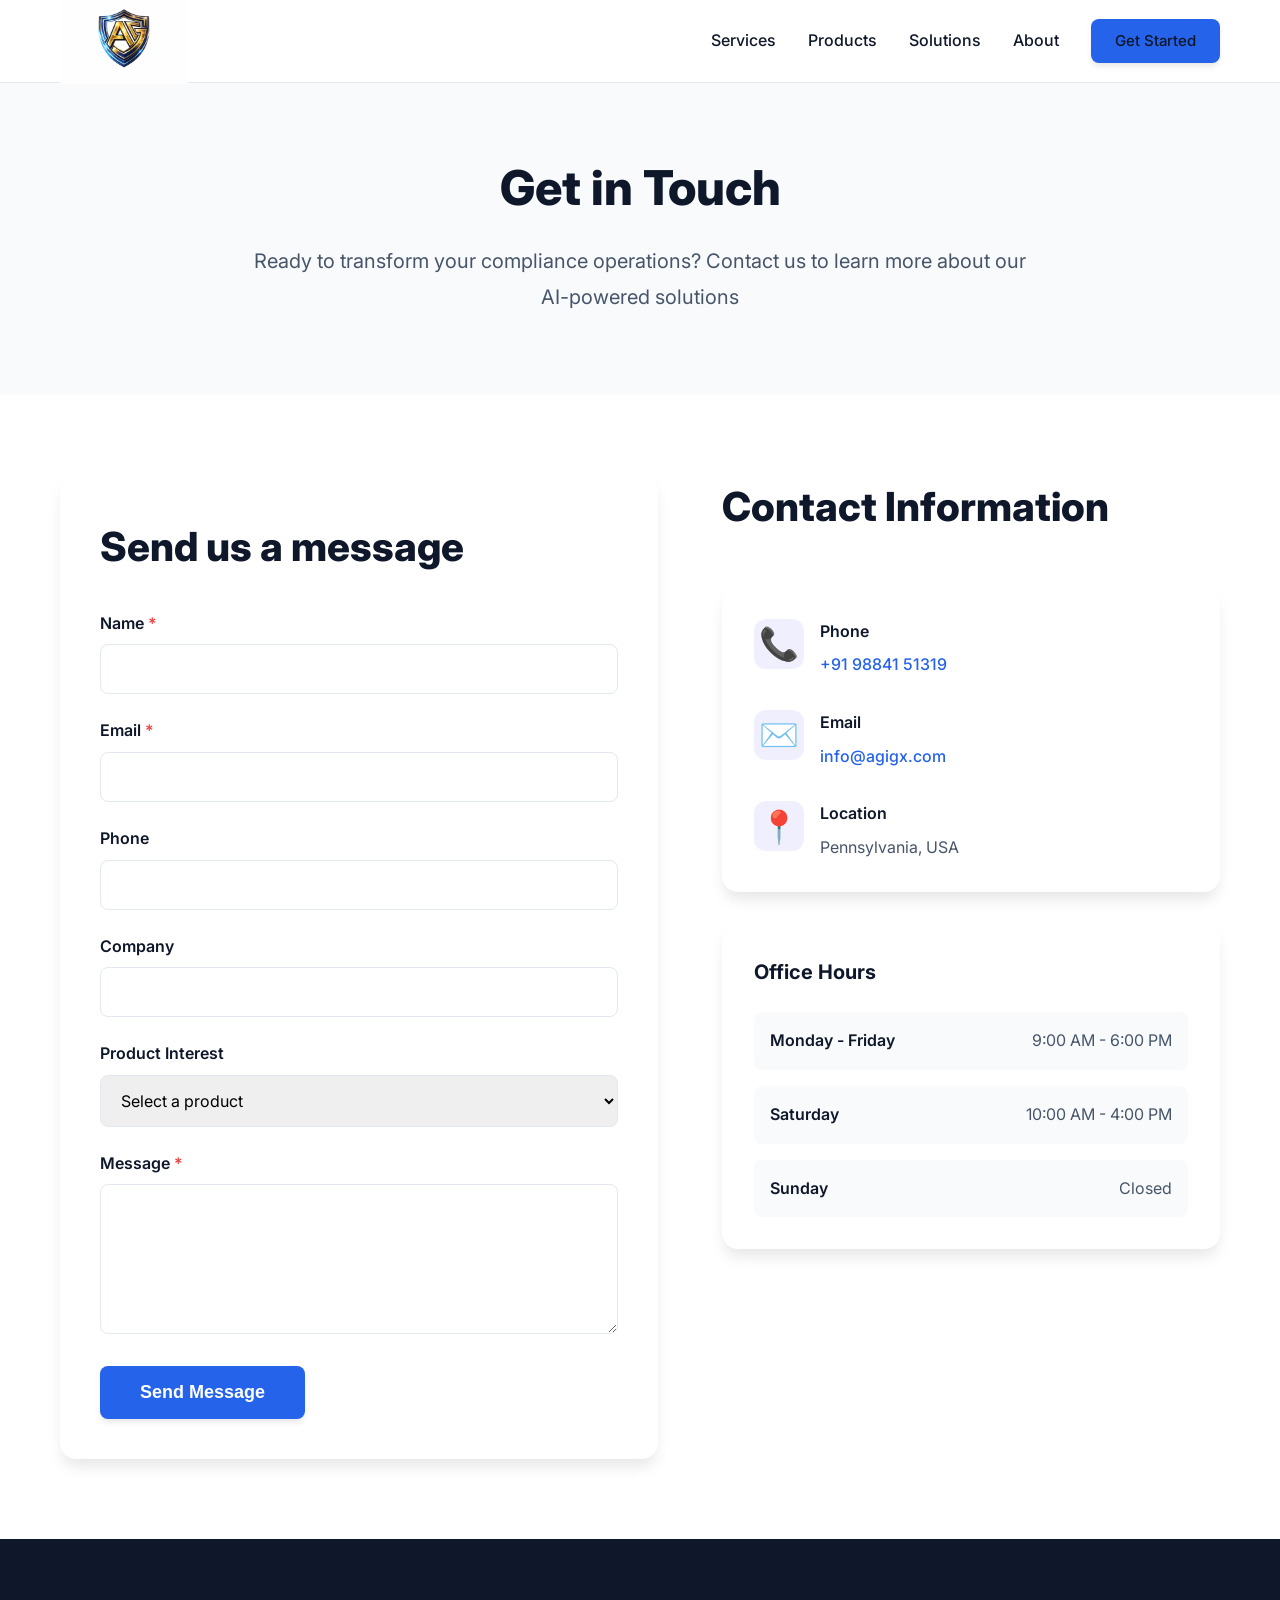
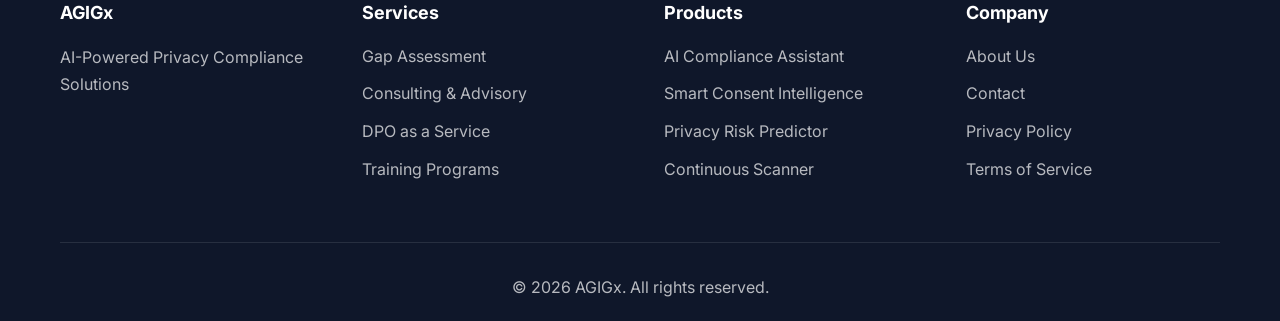
<file: contact.html>
<!DOCTYPE html>
<html lang="en">
<head>
    <meta charset="UTF-8">
    <meta name="viewport" content="width=device-width, initial-scale=1.0">
    <title>Contact Us - AGIGx</title>
    <meta name="description" content="Get in touch with AGIGx for AI-powered privacy compliance solutions. Contact our experts today.">
    <link rel="stylesheet" href="styles.css">
    <link rel="preconnect" href="https://fonts.googleapis.com">
    <link rel="preconnect" href="https://fonts.gstatic.com" crossorigin>
    <link href="https://fonts.googleapis.com/css2?family=Inter:wght@300;400;500;600;700;800&display=swap" rel="stylesheet">
</head>
<body>
    <!-- Navigation -->
    <nav class="navbar">
        <div class="container">
            <div class="nav-wrapper">
                <div class="logo">
                    <a href="index.html"><img src="assets/logo.png" alt="AGIGx Logo"></a>
                </div>
                <ul class="nav-menu">
                    <li><a href="index.html#services">Services</a></li>
                    <li><a href="products.html">Products</a></li>
                    <li><a href="services.html">Solutions</a></li>
                    <li><a href="index.html#about">About</a></li>
                    <li><a href="contact.html" class="btn btn-primary">Get Started</a></li>
                </ul>
                <div class="hamburger">
                    <span></span>
                    <span></span>
                    <span></span>
                </div>
            </div>
        </div>
    </nav>

    <!-- Contact Hero Section -->
    <section class="page-hero">
        <div class="container">
            <h1 class="page-title">Get in Touch</h1>
            <p class="page-subtitle">Ready to transform your compliance operations? Contact us to learn more about our AI-powered solutions</p>
        </div>
    </section>

    <!-- Contact Section -->
    <section class="contact-section">
        <div class="container">
            <div class="contact-wrapper">
                <div class="contact-form-wrapper">
                    <h2 class="section-title">Send us a message</h2>
                    <form class="contact-form" id="contactForm">
                        <div class="form-group">
                            <label for="name">Name <span class="required">*</span></label>
                            <input type="text" id="name" name="name" required>
                        </div>
                        <div class="form-group">
                            <label for="email">Email <span class="required">*</span></label>
                            <input type="email" id="email" name="email" required>
                        </div>
                        <div class="form-group">
                            <label for="phone">Phone</label>
                            <input type="tel" id="phone" name="phone">
                        </div>
                        <div class="form-group">
                            <label for="company">Company</label>
                            <input type="text" id="company" name="company">
                        </div>
                        <div class="form-group">
                            <label for="product">Product Interest</label>
                            <select id="product" name="product">
                                <option value="">Select a product</option>
                                <option value="ai-compliance-assistant">AI Compliance Assistant</option>
                                <option value="smart-consent">Smart Consent Intelligence</option>
                                <option value="privacy-risk">Privacy Risk Predictor</option>
                                <option value="continuous-scanner">Continuous Compliance Scanner</option>
                                <option value="adaptive-engine">Adaptive Compliance Engine</option>
                                <option value="e2e-automation">End-to-End Automation</option>
                                <option value="consulting">Consulting Services</option>
                                <option value="other">Other</option>
                            </select>
                        </div>
                        <div class="form-group">
                            <label for="message">Message <span class="required">*</span></label>
                            <textarea id="message" name="message" rows="6" required></textarea>
                        </div>
                        <button type="submit" class="btn btn-primary btn-large">Send Message</button>
                    </form>
                </div>
                <div class="contact-info-wrapper">
                    <h2 class="section-title">Contact Information</h2>
                    <div class="contact-info">
                        <div class="info-item">
                            <div class="info-icon">📞</div>
                            <div class="info-content">
                                <h3 class="info-title">Phone</h3>
                                <a href="tel:+919884151319" class="info-link">+91 98841 51319</a>
                            </div>
                        </div>
                        <div class="info-item">
                            <div class="info-icon">✉️</div>
                            <div class="info-content">
                                <h3 class="info-title">Email</h3>
                                <a href="mailto:info@agigx.com" class="info-link">info@agigx.com</a>
                            </div>
                        </div>
                        <div class="info-item">
                            <div class="info-icon">📍</div>
                            <div class="info-content">
                                <h3 class="info-title">Location</h3>
                                <p class="info-text">Pennsylvania, USA</p>
                            </div>
                        </div>
                    </div>
                    <div class="office-hours">
                        <h3 class="hours-title">Office Hours</h3>
                        <div class="hours-list">
                            <div class="hours-item">
                                <span class="hours-day">Monday - Friday</span>
                                <span class="hours-time">9:00 AM - 6:00 PM</span>
                            </div>
                            <div class="hours-item">
                                <span class="hours-day">Saturday</span>
                                <span class="hours-time">10:00 AM - 4:00 PM</span>
                            </div>
                            <div class="hours-item">
                                <span class="hours-day">Sunday</span>
                                <span class="hours-time">Closed</span>
                            </div>
                        </div>
                    </div>
                </div>
            </div>
        </div>
    </section>

    <!-- Footer -->
    <footer class="footer">
        <div class="container">
            <div class="footer-content">
                <div class="footer-section">
                    <h4 class="footer-title">AGIGx</h4>
                    <p class="footer-description">AI-Powered Privacy Compliance Solutions</p>
                </div>
                <div class="footer-section">
                    <h4 class="footer-title">Services</h4>
                    <ul class="footer-links">
                        <li><a href="services.html">Gap Assessment</a></li>
                        <li><a href="services.html">Consulting & Advisory</a></li>
                        <li><a href="services.html">DPO as a Service</a></li>
                        <li><a href="services.html">Training Programs</a></li>
                    </ul>
                </div>
                <div class="footer-section">
                    <h4 class="footer-title">Products</h4>
                    <ul class="footer-links">
                        <li><a href="products.html">AI Compliance Assistant</a></li>
                        <li><a href="products.html">Smart Consent Intelligence</a></li>
                        <li><a href="products.html">Privacy Risk Predictor</a></li>
                        <li><a href="products.html">Continuous Scanner</a></li>
                    </ul>
                </div>
                <div class="footer-section">
                    <h4 class="footer-title">Company</h4>
                    <ul class="footer-links">
                        <li><a href="index.html#about">About Us</a></li>
                        <li><a href="contact.html">Contact</a></li>
                        <li><a href="#">Privacy Policy</a></li>
                        <li><a href="#">Terms of Service</a></li>
                    </ul>
                </div>
            </div>
            <div class="footer-bottom">
                <p>&copy; 2026 AGIGx. All rights reserved.</p>
            </div>
        </div>
    </footer>

    <script src="script.js"></script>
    <script>
        // Contact Form Handling
        document.getElementById('contactForm').addEventListener('submit', function(e) {
            e.preventDefault();
            // Here you would typically send the form data to a server
            alert('Thank you for your message! We will contact you soon.');
            this.reset();
        });
    </script>
</body>
</html>
</file>
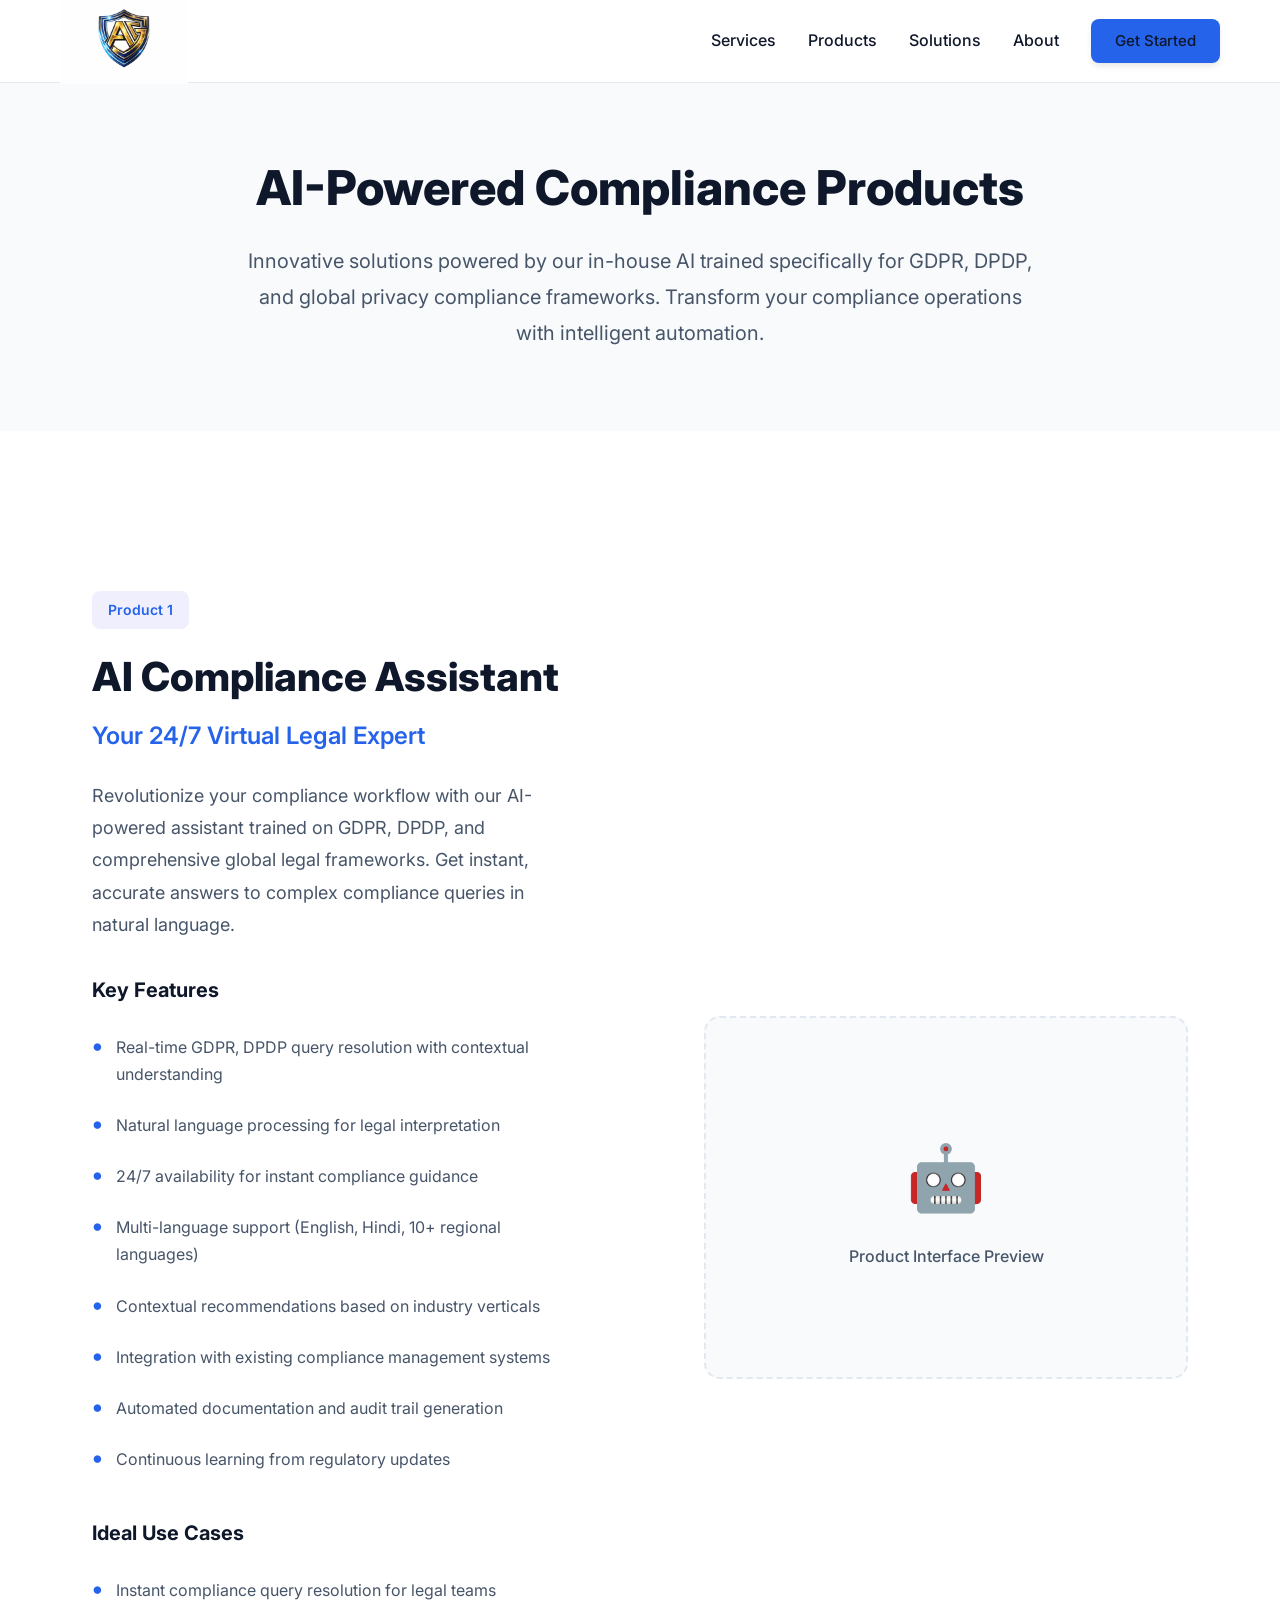
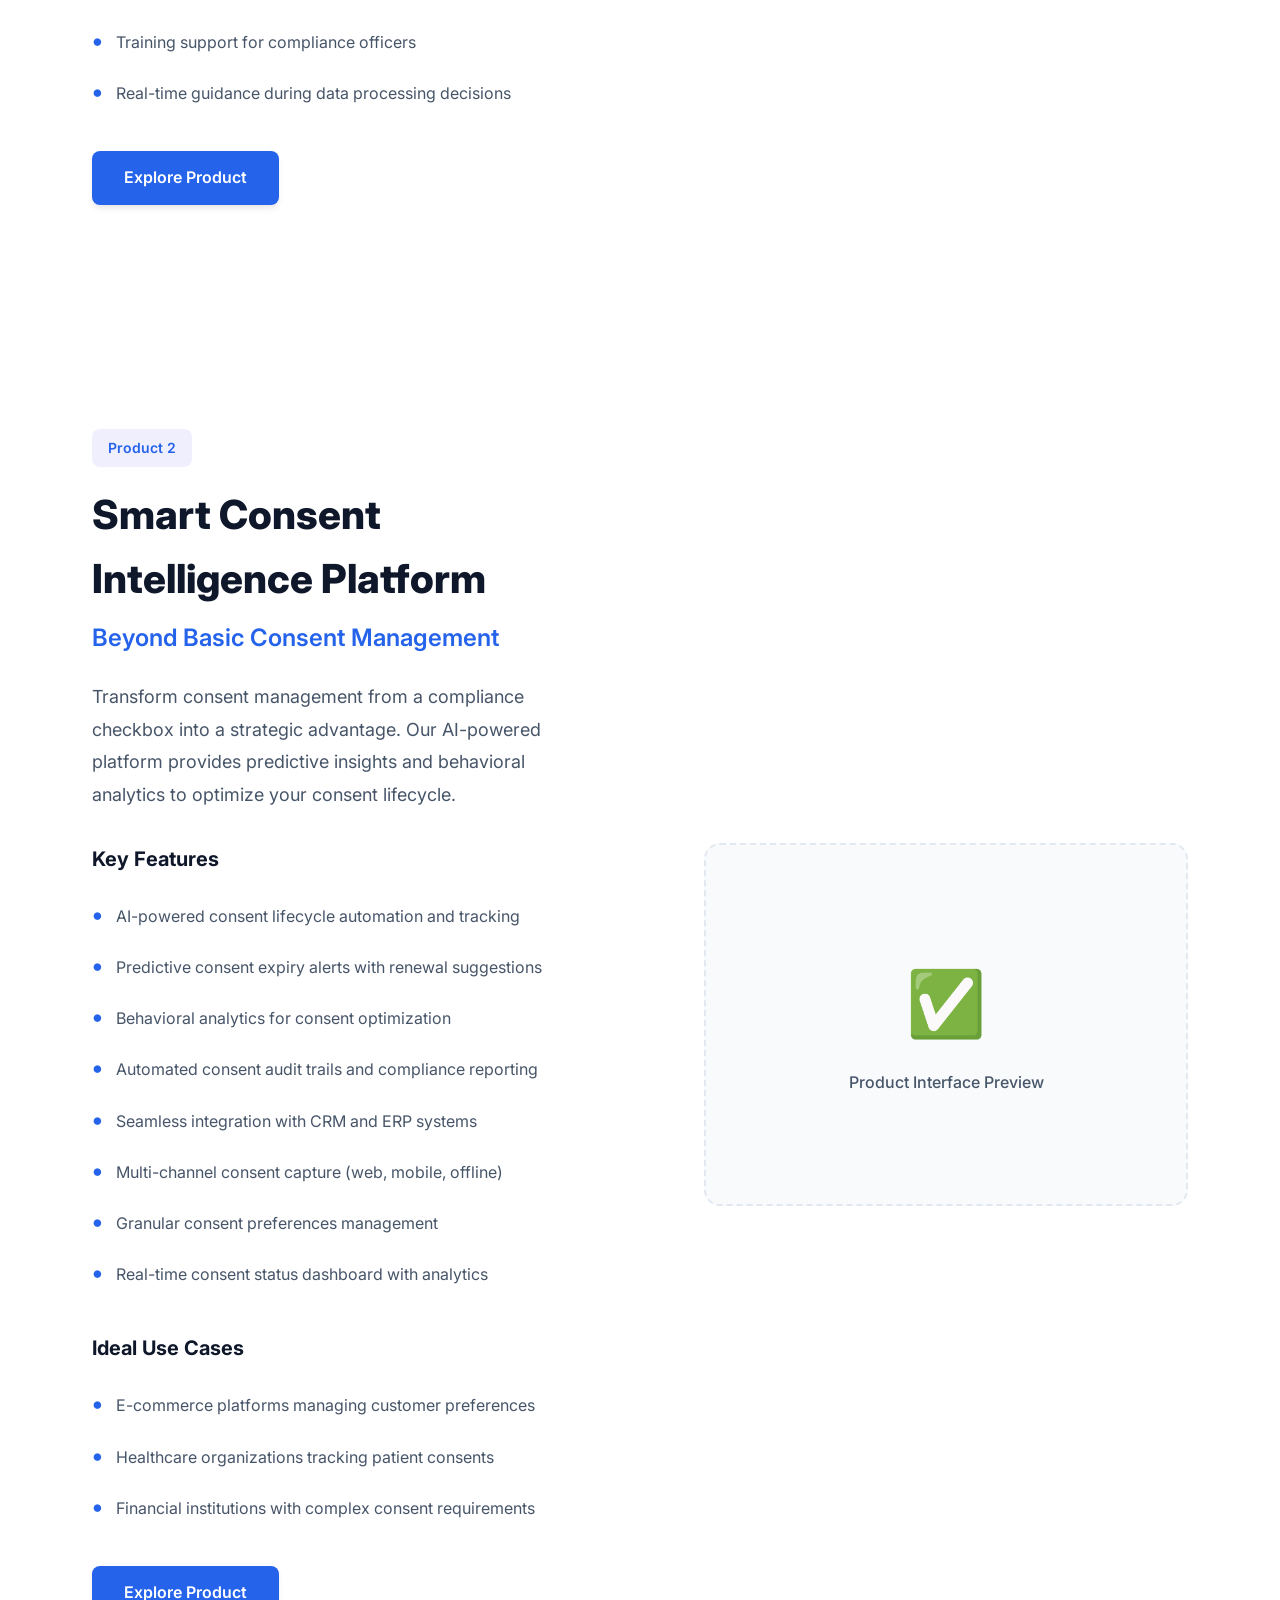
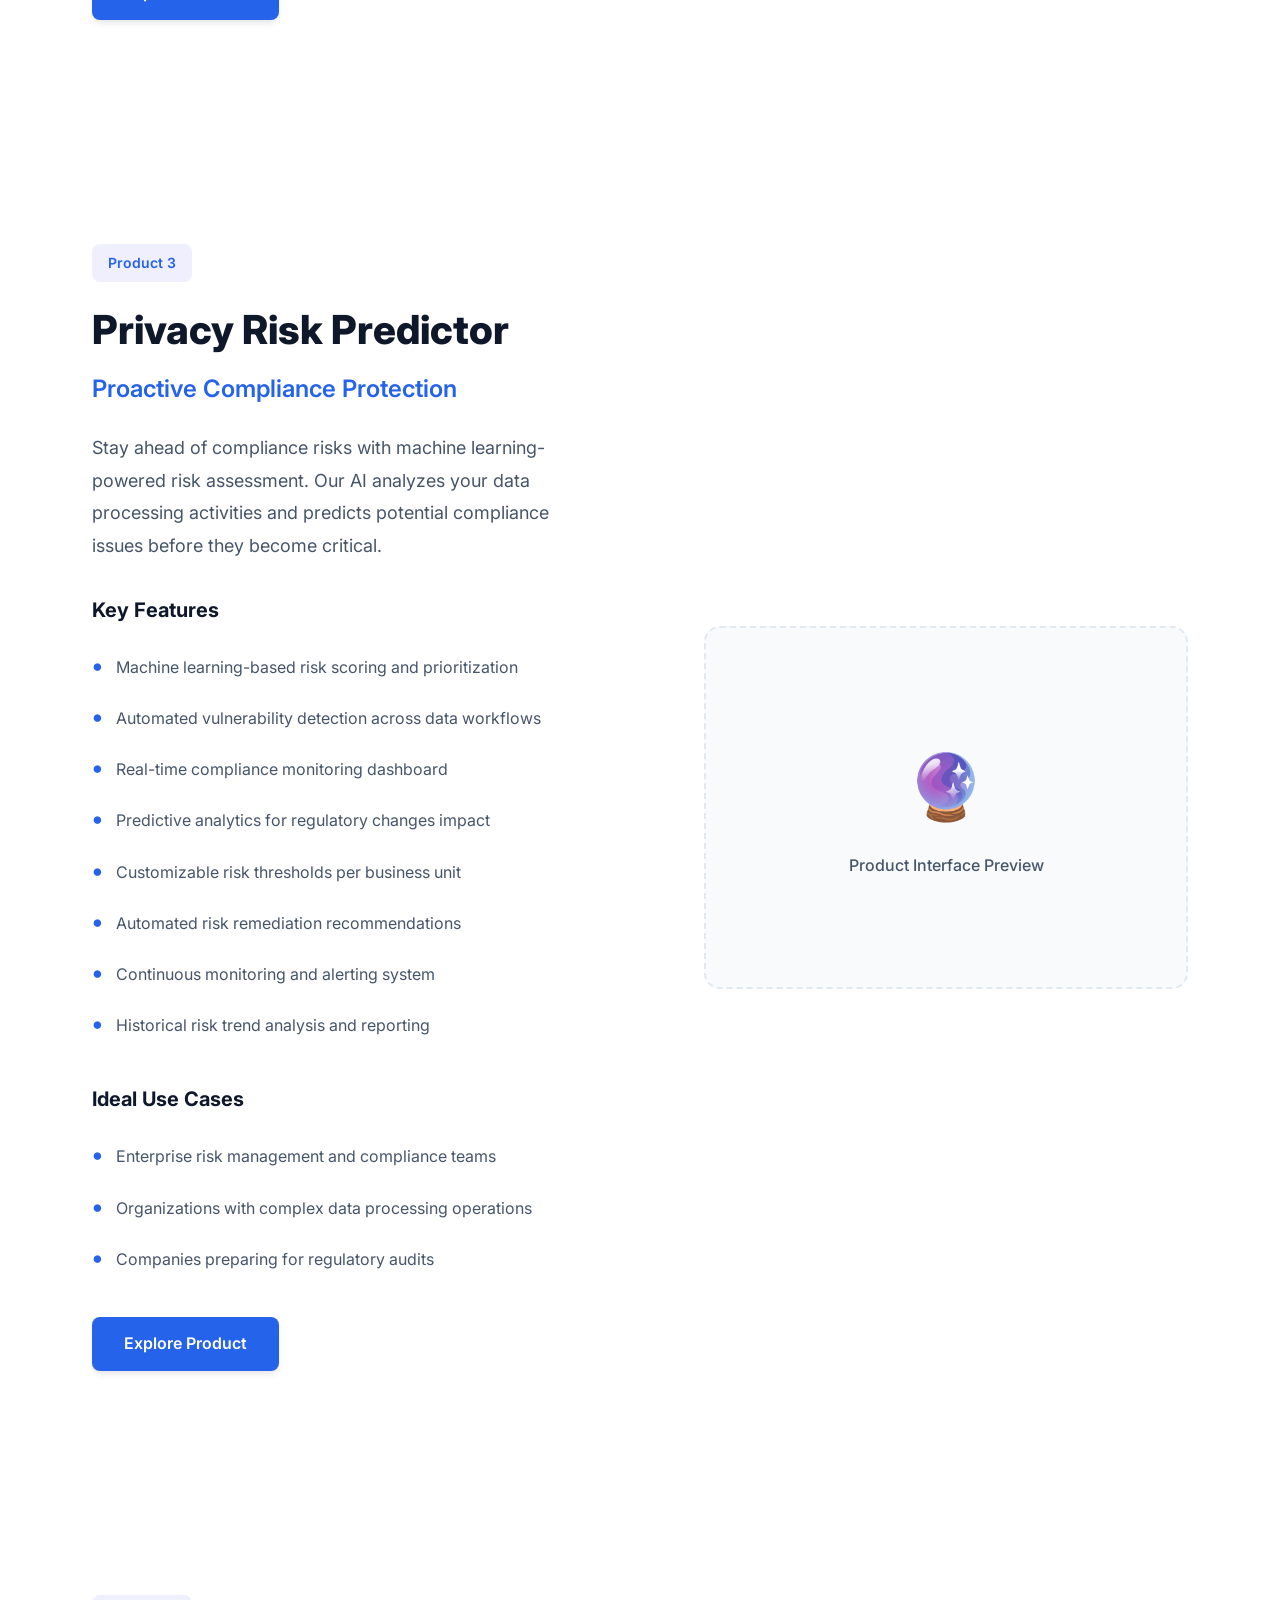
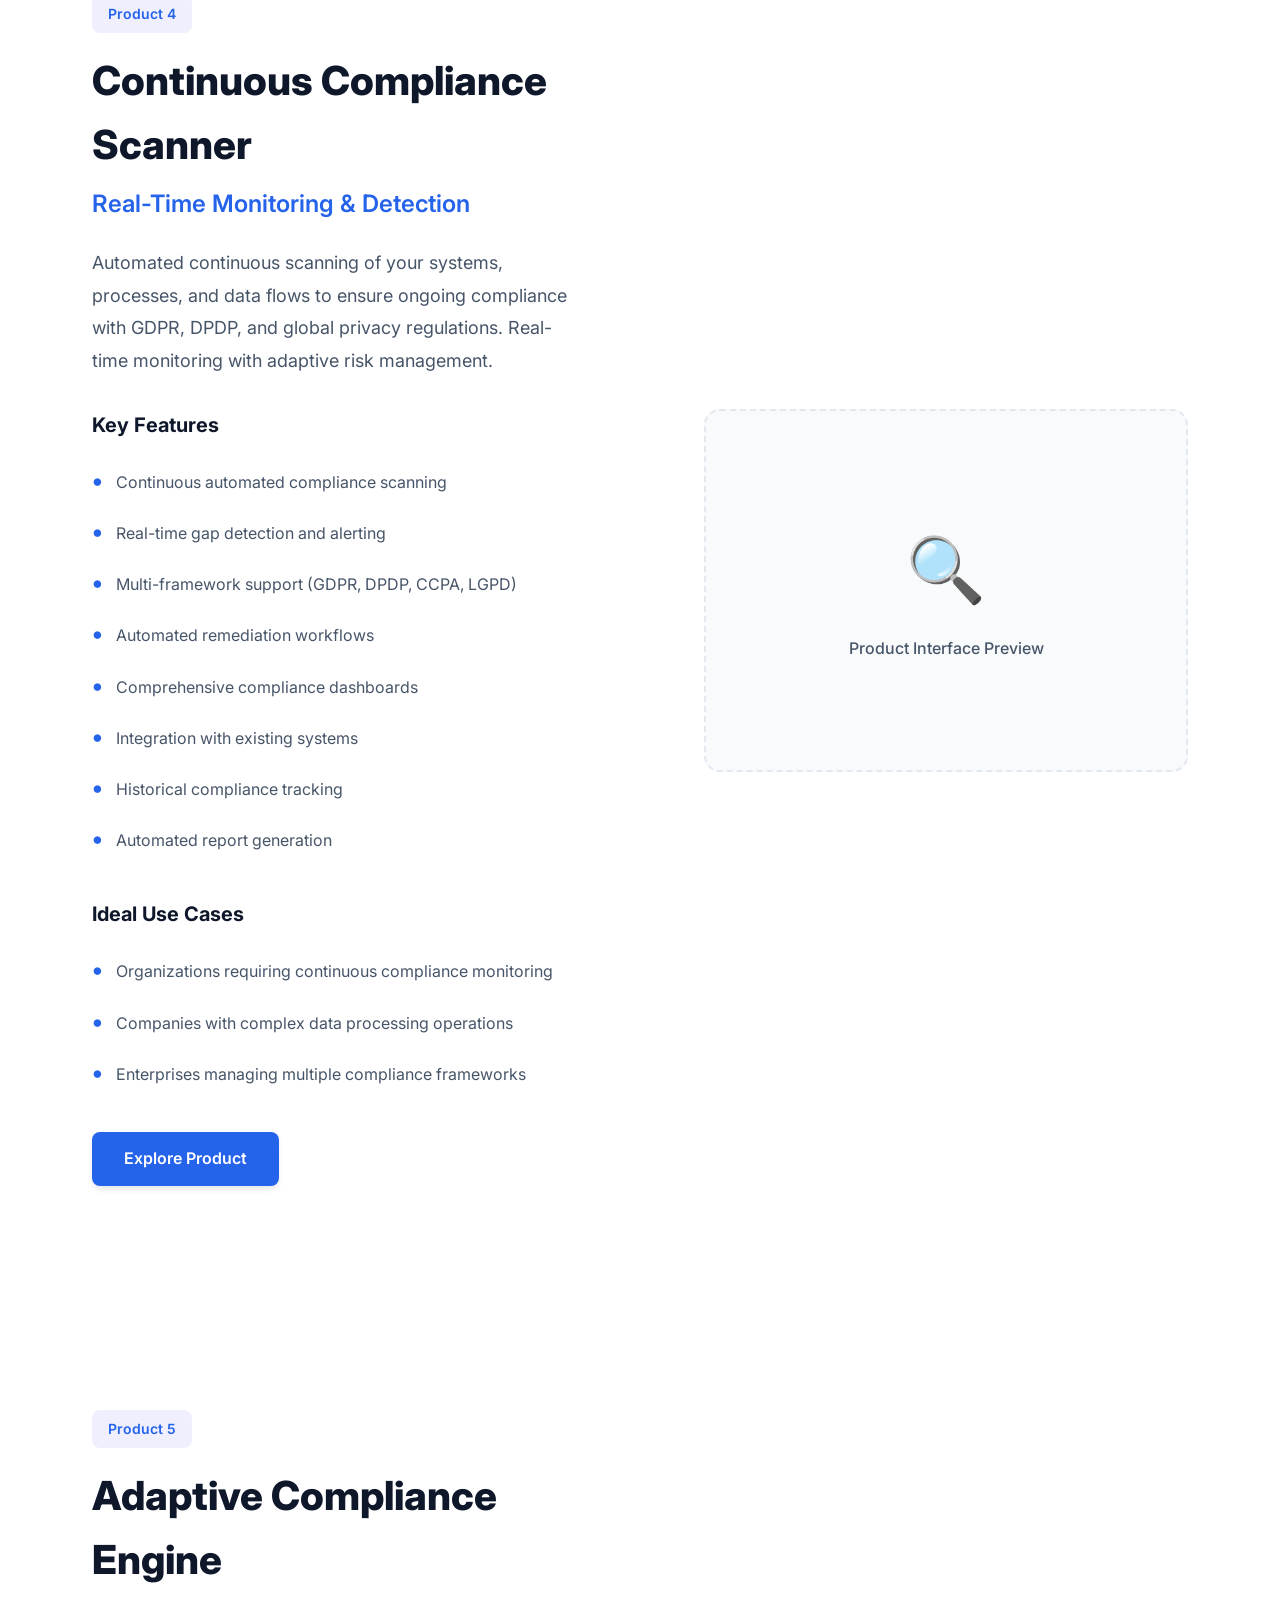
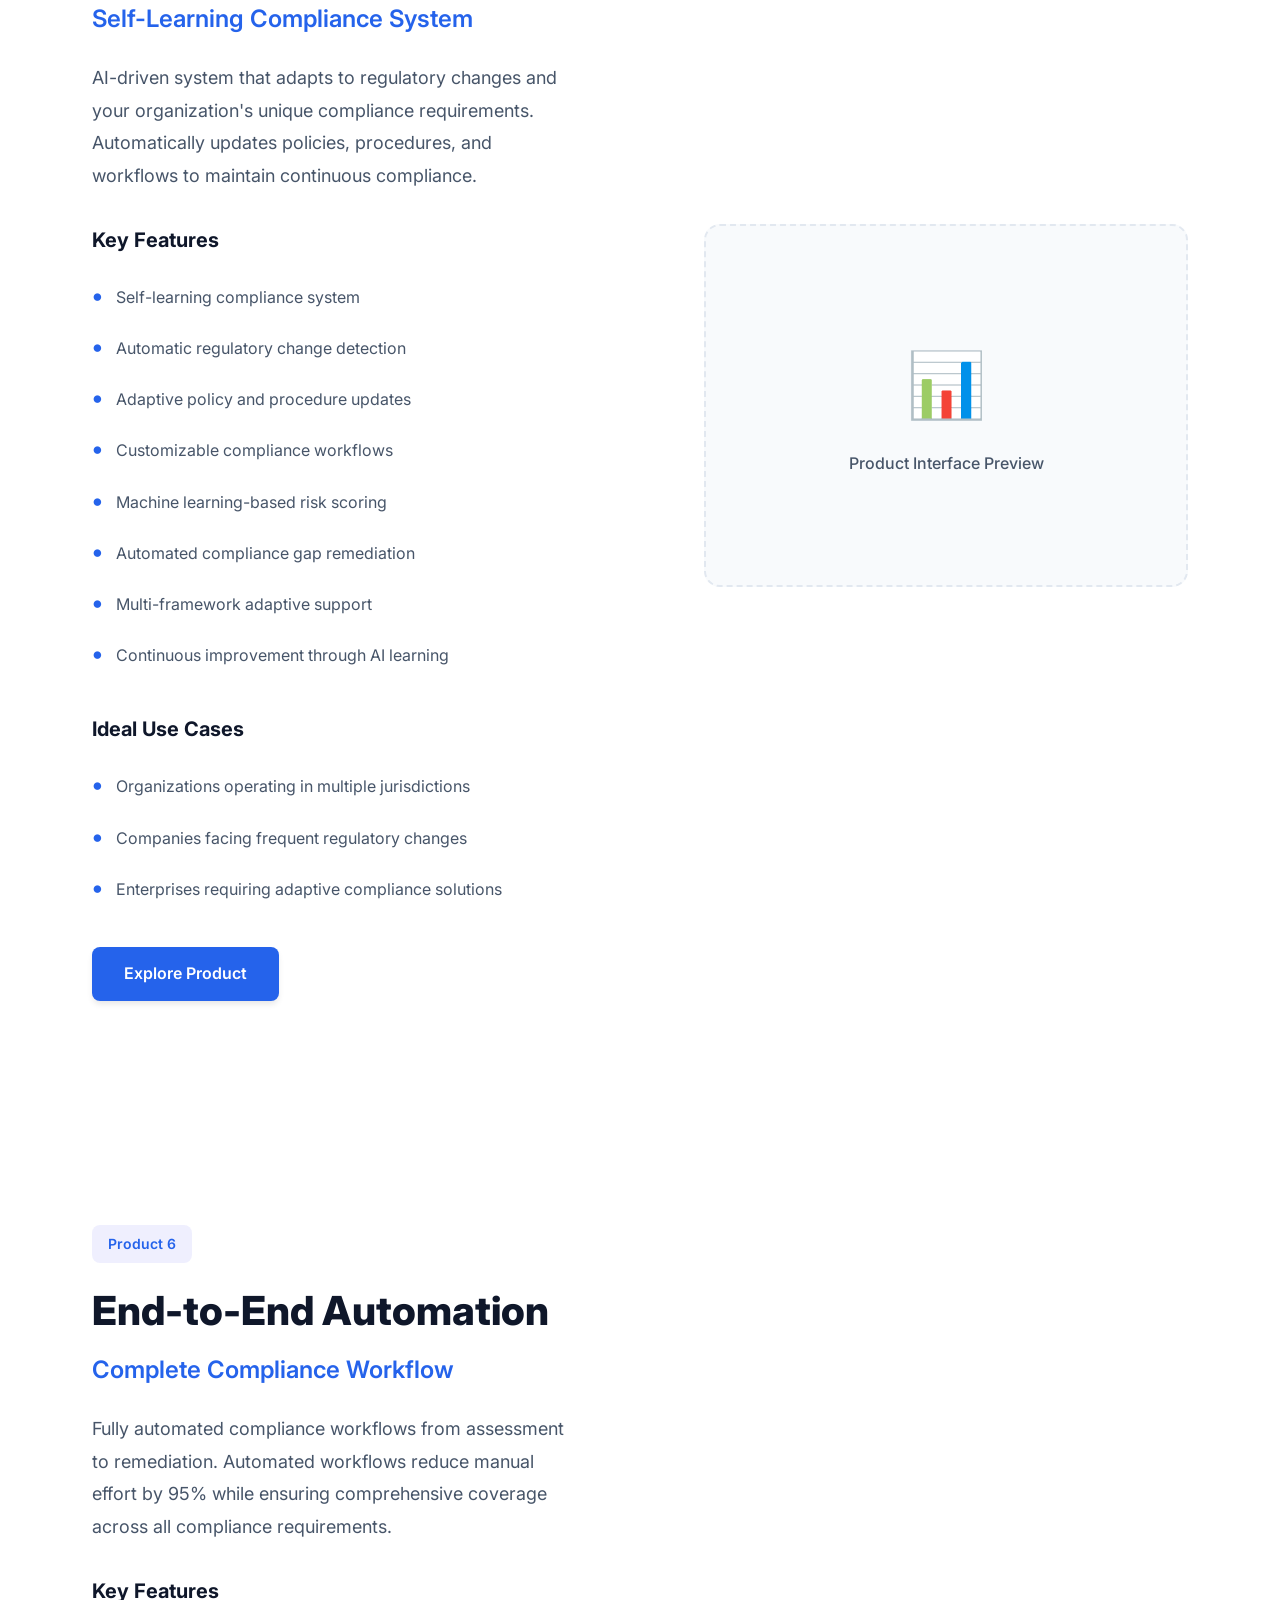
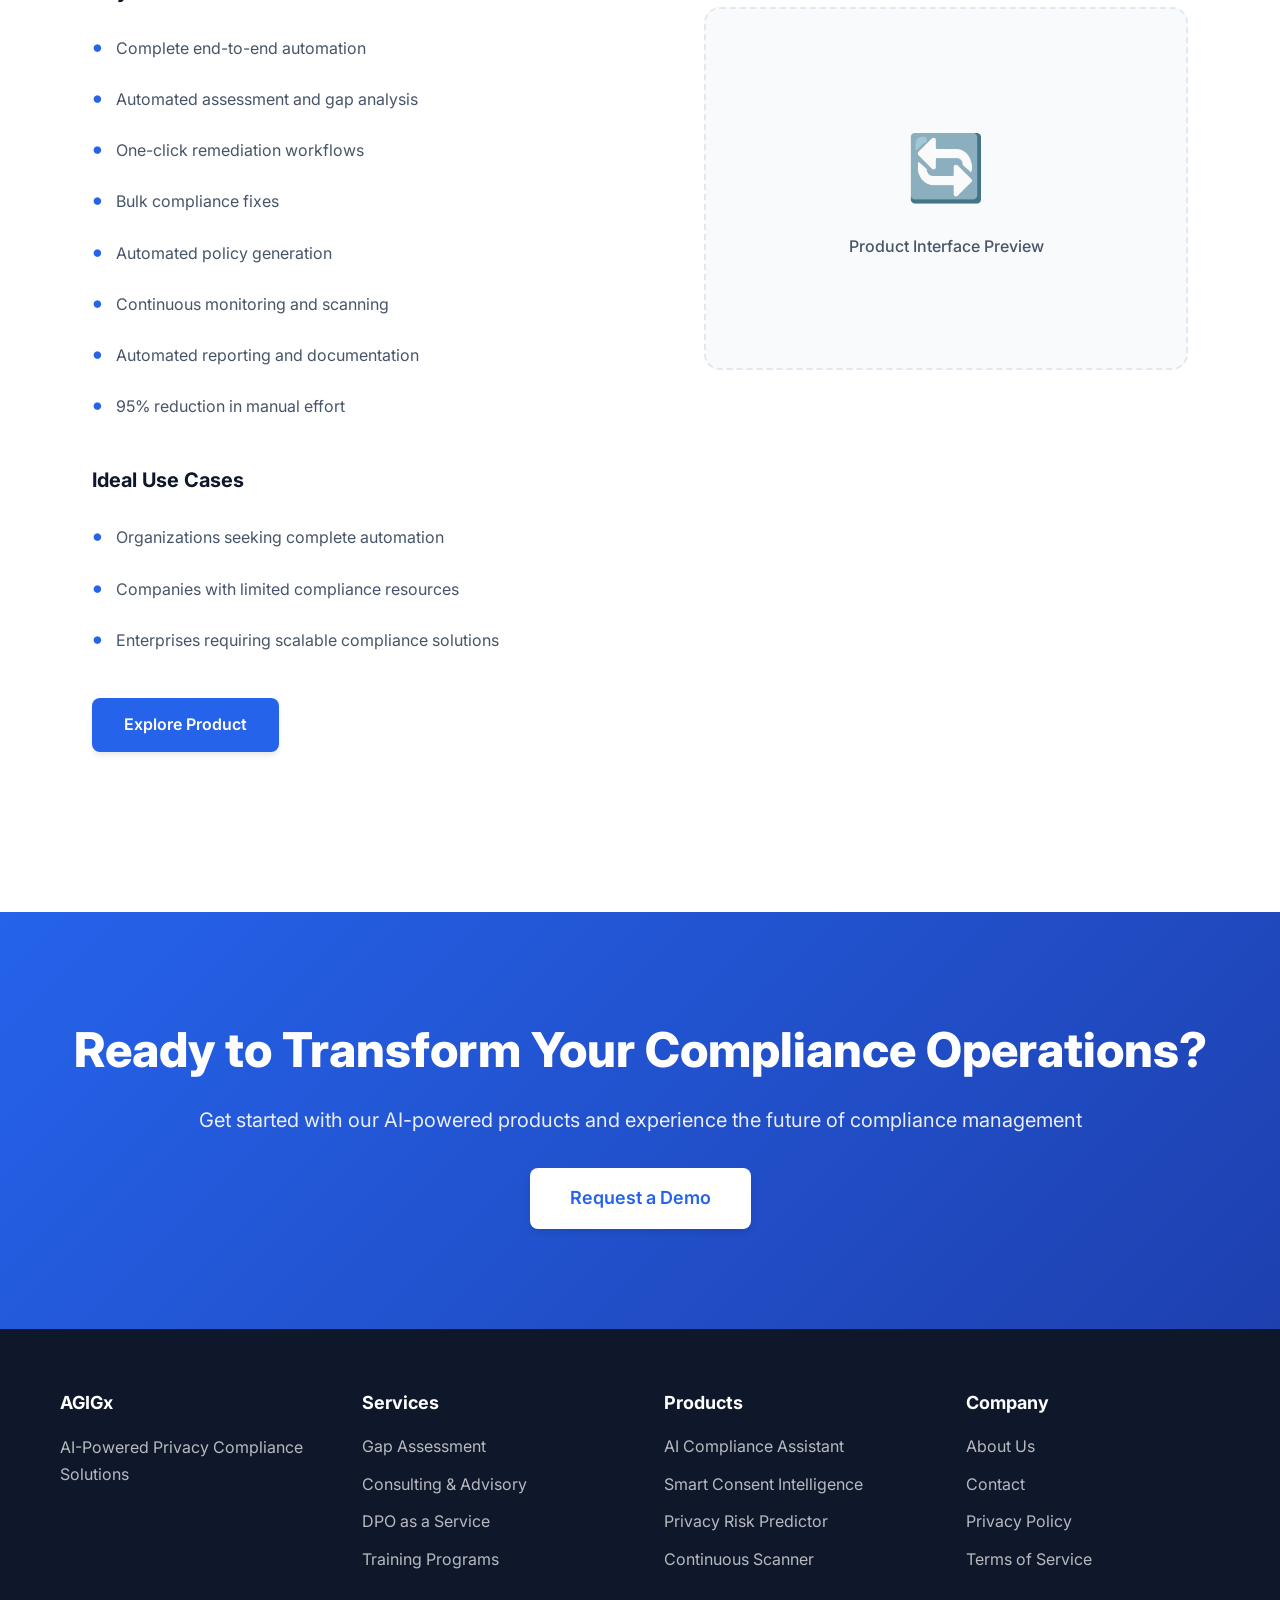
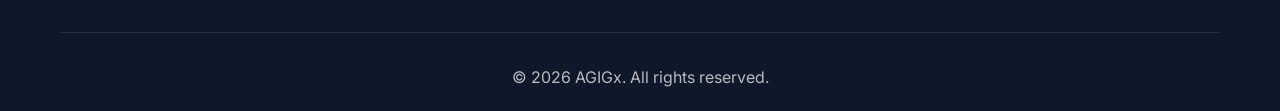
<file: products.html>
<!DOCTYPE html>
<html lang="en">
<head>
    <meta charset="UTF-8">
    <meta name="viewport" content="width=device-width, initial-scale=1.0">
    <title>Products - AGIGx</title>
    <meta name="description" content="AI-powered compliance products for GDPR, DPDP, and privacy compliance. Transform your compliance operations with intelligent automation.">
    <link rel="stylesheet" href="styles.css">
    <link rel="preconnect" href="https://fonts.googleapis.com">
    <link rel="preconnect" href="https://fonts.gstatic.com" crossorigin>
    <link href="https://fonts.googleapis.com/css2?family=Inter:wght@300;400;500;600;700;800&display=swap" rel="stylesheet">
</head>
<body>
    <!-- Navigation -->
    <nav class="navbar">
        <div class="container">
            <div class="nav-wrapper">
                <div class="logo">
                    <a href="index.html"><img src="assets/logo.png" alt="AGIGx Logo"></a>
                </div>
                <ul class="nav-menu">
                    <li><a href="services.html">Services</a></li>
                    <li><a href="products.html">Products</a></li>
                    <li><a href="index.html#solutions">Solutions</a></li>
                    <li><a href="index.html#about">About</a></li>
                    <li><a href="contact.html" class="btn btn-primary">Get Started</a></li>
                </ul>
                <div class="hamburger">
                    <span></span>
                    <span></span>
                    <span></span>
                </div>
            </div>
        </div>
    </nav>

    <!-- Products Hero Section -->
    <section class="page-hero">
        <div class="container">
            <h1 class="page-title">AI-Powered Compliance Products</h1>
            <p class="page-subtitle">Innovative solutions powered by our in-house AI trained specifically for GDPR, DPDP, and global privacy compliance frameworks. Transform your compliance operations with intelligent automation.</p>
        </div>
    </section>

    <!-- Products Detail Section -->
    <section class="products-detail">
        <div class="container">
            <div class="product-detail-list">
                <!-- Product 1 -->
                <div class="product-detail-item">
                    <div class="product-detail-content">
                        <div class="product-number">Product 1</div>
                        <h2 class="product-detail-title">AI Compliance Assistant</h2>
                        <h3 class="product-detail-subtitle">Your 24/7 Virtual Legal Expert</h3>
                        <p class="product-detail-description">
                            Revolutionize your compliance workflow with our AI-powered assistant trained on GDPR, DPDP, and comprehensive global legal frameworks. Get instant, accurate answers to complex compliance queries in natural language.
                        </p>
                        <div class="product-features-section">
                            <h4 class="features-title">Key Features</h4>
                            <ul class="product-features-list">
                                <li>Real-time GDPR, DPDP query resolution with contextual understanding</li>
                                <li>Natural language processing for legal interpretation</li>
                                <li>24/7 availability for instant compliance guidance</li>
                                <li>Multi-language support (English, Hindi, 10+ regional languages)</li>
                                <li>Contextual recommendations based on industry verticals</li>
                                <li>Integration with existing compliance management systems</li>
                                <li>Automated documentation and audit trail generation</li>
                                <li>Continuous learning from regulatory updates</li>
                            </ul>
                        </div>
                        <div class="product-use-cases">
                            <h4 class="use-cases-title">Ideal Use Cases</h4>
                            <ul class="use-cases-list">
                                <li>Instant compliance query resolution for legal teams</li>
                                <li>Training support for compliance officers</li>
                                <li>Real-time guidance during data processing decisions</li>
                            </ul>
                        </div>
                        <a href="contact.html" class="btn btn-primary">Explore Product</a>
                    </div>
                    <div class="product-detail-visual">
                        <div class="product-visual-placeholder">
                            <div class="visual-icon">🤖</div>
                            <p>Product Interface Preview</p>
                        </div>
                    </div>
                </div>

                <!-- Product 2 -->
                <div class="product-detail-item reverse">
                    <div class="product-detail-visual">
                        <div class="product-visual-placeholder">
                            <div class="visual-icon">✅</div>
                            <p>Product Interface Preview</p>
                        </div>
                    </div>
                    <div class="product-detail-content">
                        <div class="product-number">Product 2</div>
                        <h2 class="product-detail-title">Smart Consent Intelligence Platform</h2>
                        <h3 class="product-detail-subtitle">Beyond Basic Consent Management</h3>
                        <p class="product-detail-description">
                            Transform consent management from a compliance checkbox into a strategic advantage. Our AI-powered platform provides predictive insights and behavioral analytics to optimize your consent lifecycle.
                        </p>
                        <div class="product-features-section">
                            <h4 class="features-title">Key Features</h4>
                            <ul class="product-features-list">
                                <li>AI-powered consent lifecycle automation and tracking</li>
                                <li>Predictive consent expiry alerts with renewal suggestions</li>
                                <li>Behavioral analytics for consent optimization</li>
                                <li>Automated consent audit trails and compliance reporting</li>
                                <li>Seamless integration with CRM and ERP systems</li>
                                <li>Multi-channel consent capture (web, mobile, offline)</li>
                                <li>Granular consent preferences management</li>
                                <li>Real-time consent status dashboard with analytics</li>
                            </ul>
                        </div>
                        <div class="product-use-cases">
                            <h4 class="use-cases-title">Ideal Use Cases</h4>
                            <ul class="use-cases-list">
                                <li>E-commerce platforms managing customer preferences</li>
                                <li>Healthcare organizations tracking patient consents</li>
                                <li>Financial institutions with complex consent requirements</li>
                            </ul>
                        </div>
                        <a href="contact.html" class="btn btn-primary">Explore Product</a>
                    </div>
                </div>

                <!-- Product 3 -->
                <div class="product-detail-item">
                    <div class="product-detail-content">
                        <div class="product-number">Product 3</div>
                        <h2 class="product-detail-title">Privacy Risk Predictor</h2>
                        <h3 class="product-detail-subtitle">Proactive Compliance Protection</h3>
                        <p class="product-detail-description">
                            Stay ahead of compliance risks with machine learning-powered risk assessment. Our AI analyzes your data processing activities and predicts potential compliance issues before they become critical.
                        </p>
                        <div class="product-features-section">
                            <h4 class="features-title">Key Features</h4>
                            <ul class="product-features-list">
                                <li>Machine learning-based risk scoring and prioritization</li>
                                <li>Automated vulnerability detection across data workflows</li>
                                <li>Real-time compliance monitoring dashboard</li>
                                <li>Predictive analytics for regulatory changes impact</li>
                                <li>Customizable risk thresholds per business unit</li>
                                <li>Automated risk remediation recommendations</li>
                                <li>Continuous monitoring and alerting system</li>
                                <li>Historical risk trend analysis and reporting</li>
                            </ul>
                        </div>
                        <div class="product-use-cases">
                            <h4 class="use-cases-title">Ideal Use Cases</h4>
                            <ul class="use-cases-list">
                                <li>Enterprise risk management and compliance teams</li>
                                <li>Organizations with complex data processing operations</li>
                                <li>Companies preparing for regulatory audits</li>
                            </ul>
                        </div>
                        <a href="contact.html" class="btn btn-primary">Explore Product</a>
                    </div>
                    <div class="product-detail-visual">
                        <div class="product-visual-placeholder">
                            <div class="visual-icon">🔮</div>
                            <p>Product Interface Preview</p>
                        </div>
                    </div>
                </div>

                <!-- Product 4 -->
                <div class="product-detail-item reverse">
                    <div class="product-detail-visual">
                        <div class="product-visual-placeholder">
                            <div class="visual-icon">🔍</div>
                            <p>Product Interface Preview</p>
                        </div>
                    </div>
                    <div class="product-detail-content">
                        <div class="product-number">Product 4</div>
                        <h2 class="product-detail-title">Continuous Compliance Scanner</h2>
                        <h3 class="product-detail-subtitle">Real-Time Monitoring & Detection</h3>
                        <p class="product-detail-description">
                            Automated continuous scanning of your systems, processes, and data flows to ensure ongoing compliance with GDPR, DPDP, and global privacy regulations. Real-time monitoring with adaptive risk management.
                        </p>
                        <div class="product-features-section">
                            <h4 class="features-title">Key Features</h4>
                            <ul class="product-features-list">
                                <li>Continuous automated compliance scanning</li>
                                <li>Real-time gap detection and alerting</li>
                                <li>Multi-framework support (GDPR, DPDP, CCPA, LGPD)</li>
                                <li>Automated remediation workflows</li>
                                <li>Comprehensive compliance dashboards</li>
                                <li>Integration with existing systems</li>
                                <li>Historical compliance tracking</li>
                                <li>Automated report generation</li>
                            </ul>
                        </div>
                        <div class="product-use-cases">
                            <h4 class="use-cases-title">Ideal Use Cases</h4>
                            <ul class="use-cases-list">
                                <li>Organizations requiring continuous compliance monitoring</li>
                                <li>Companies with complex data processing operations</li>
                                <li>Enterprises managing multiple compliance frameworks</li>
                            </ul>
                        </div>
                        <a href="contact.html" class="btn btn-primary">Explore Product</a>
                    </div>
                </div>

                <!-- Product 5 -->
                <div class="product-detail-item">
                    <div class="product-detail-content">
                        <div class="product-number">Product 5</div>
                        <h2 class="product-detail-title">Adaptive Compliance Engine</h2>
                        <h3 class="product-detail-subtitle">Self-Learning Compliance System</h3>
                        <p class="product-detail-description">
                            AI-driven system that adapts to regulatory changes and your organization's unique compliance requirements. Automatically updates policies, procedures, and workflows to maintain continuous compliance.
                        </p>
                        <div class="product-features-section">
                            <h4 class="features-title">Key Features</h4>
                            <ul class="product-features-list">
                                <li>Self-learning compliance system</li>
                                <li>Automatic regulatory change detection</li>
                                <li>Adaptive policy and procedure updates</li>
                                <li>Customizable compliance workflows</li>
                                <li>Machine learning-based risk scoring</li>
                                <li>Automated compliance gap remediation</li>
                                <li>Multi-framework adaptive support</li>
                                <li>Continuous improvement through AI learning</li>
                            </ul>
                        </div>
                        <div class="product-use-cases">
                            <h4 class="use-cases-title">Ideal Use Cases</h4>
                            <ul class="use-cases-list">
                                <li>Organizations operating in multiple jurisdictions</li>
                                <li>Companies facing frequent regulatory changes</li>
                                <li>Enterprises requiring adaptive compliance solutions</li>
                            </ul>
                        </div>
                        <a href="contact.html" class="btn btn-primary">Explore Product</a>
                    </div>
                    <div class="product-detail-visual">
                        <div class="product-visual-placeholder">
                            <div class="visual-icon">📊</div>
                            <p>Product Interface Preview</p>
                        </div>
                    </div>
                </div>

                <!-- Product 6 -->
                <div class="product-detail-item reverse">
                    <div class="product-detail-visual">
                        <div class="product-visual-placeholder">
                            <div class="visual-icon">🔄</div>
                            <p>Product Interface Preview</p>
                        </div>
                    </div>
                    <div class="product-detail-content">
                        <div class="product-number">Product 6</div>
                        <h2 class="product-detail-title">End-to-End Automation</h2>
                        <h3 class="product-detail-subtitle">Complete Compliance Workflow</h3>
                        <p class="product-detail-description">
                            Fully automated compliance workflows from assessment to remediation. Automated workflows reduce manual effort by 95% while ensuring comprehensive coverage across all compliance requirements.
                        </p>
                        <div class="product-features-section">
                            <h4 class="features-title">Key Features</h4>
                            <ul class="product-features-list">
                                <li>Complete end-to-end automation</li>
                                <li>Automated assessment and gap analysis</li>
                                <li>One-click remediation workflows</li>
                                <li>Bulk compliance fixes</li>
                                <li>Automated policy generation</li>
                                <li>Continuous monitoring and scanning</li>
                                <li>Automated reporting and documentation</li>
                                <li>95% reduction in manual effort</li>
                            </ul>
                        </div>
                        <div class="product-use-cases">
                            <h4 class="use-cases-title">Ideal Use Cases</h4>
                            <ul class="use-cases-list">
                                <li>Organizations seeking complete automation</li>
                                <li>Companies with limited compliance resources</li>
                                <li>Enterprises requiring scalable compliance solutions</li>
                            </ul>
                        </div>
                        <a href="contact.html" class="btn btn-primary">Explore Product</a>
                    </div>
                </div>
            </div>
        </div>
    </section>

    <!-- CTA Section -->
    <section class="cta-section">
        <div class="container">
            <div class="cta-content">
                <h2 class="cta-title">Ready to Transform Your Compliance Operations?</h2>
                <p class="cta-description">Get started with our AI-powered products and experience the future of compliance management</p>
                <div class="cta-buttons">
                    <a href="contact.html" class="btn btn-primary btn-large">Request a Demo</a>
                </div>
            </div>
        </div>
    </section>

    <!-- Footer -->
    <footer class="footer">
        <div class="container">
            <div class="footer-content">
                <div class="footer-section">
                    <h4 class="footer-title">AGIGx</h4>
                    <p class="footer-description">AI-Powered Privacy Compliance Solutions</p>
                </div>
                <div class="footer-section">
                    <h4 class="footer-title">Services</h4>
                    <ul class="footer-links">
                        <li><a href="services.html">Gap Assessment</a></li>
                        <li><a href="services.html">Consulting & Advisory</a></li>
                        <li><a href="services.html">DPO as a Service</a></li>
                        <li><a href="services.html">Training Programs</a></li>
                    </ul>
                </div>
                <div class="footer-section">
                    <h4 class="footer-title">Products</h4>
                    <ul class="footer-links">
                        <li><a href="products.html">AI Compliance Assistant</a></li>
                        <li><a href="products.html">Smart Consent Intelligence</a></li>
                        <li><a href="products.html">Privacy Risk Predictor</a></li>
                        <li><a href="products.html">Continuous Scanner</a></li>
                    </ul>
                </div>
                <div class="footer-section">
                    <h4 class="footer-title">Company</h4>
                    <ul class="footer-links">
                        <li><a href="index.html#about">About Us</a></li>
                        <li><a href="contact.html">Contact</a></li>
                        <li><a href="#">Privacy Policy</a></li>
                        <li><a href="#">Terms of Service</a></li>
                    </ul>
                </div>
            </div>
            <div class="footer-bottom">
                <p>&copy; 2026 AGIGx. All rights reserved.</p>
            </div>
        </div>
    </footer>

    <script src="script.js"></script>
</body>
</html>
</file>
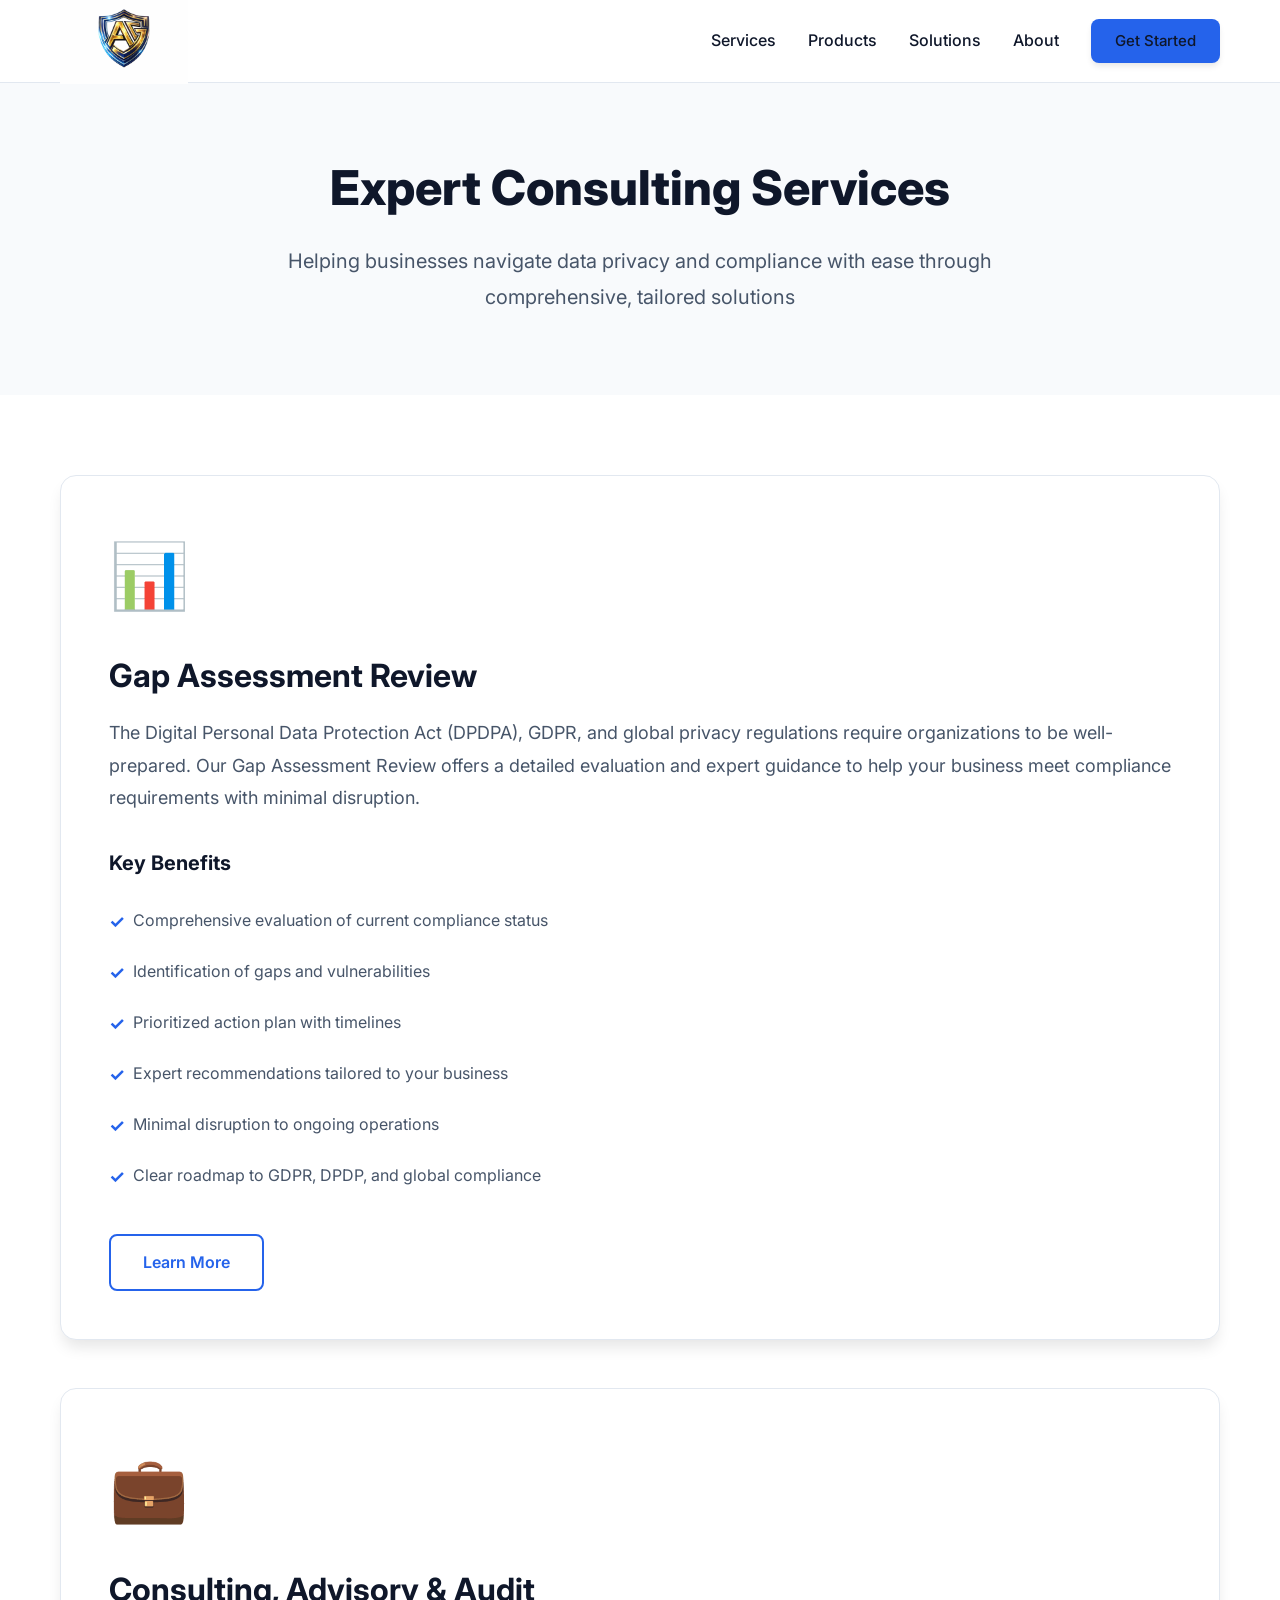
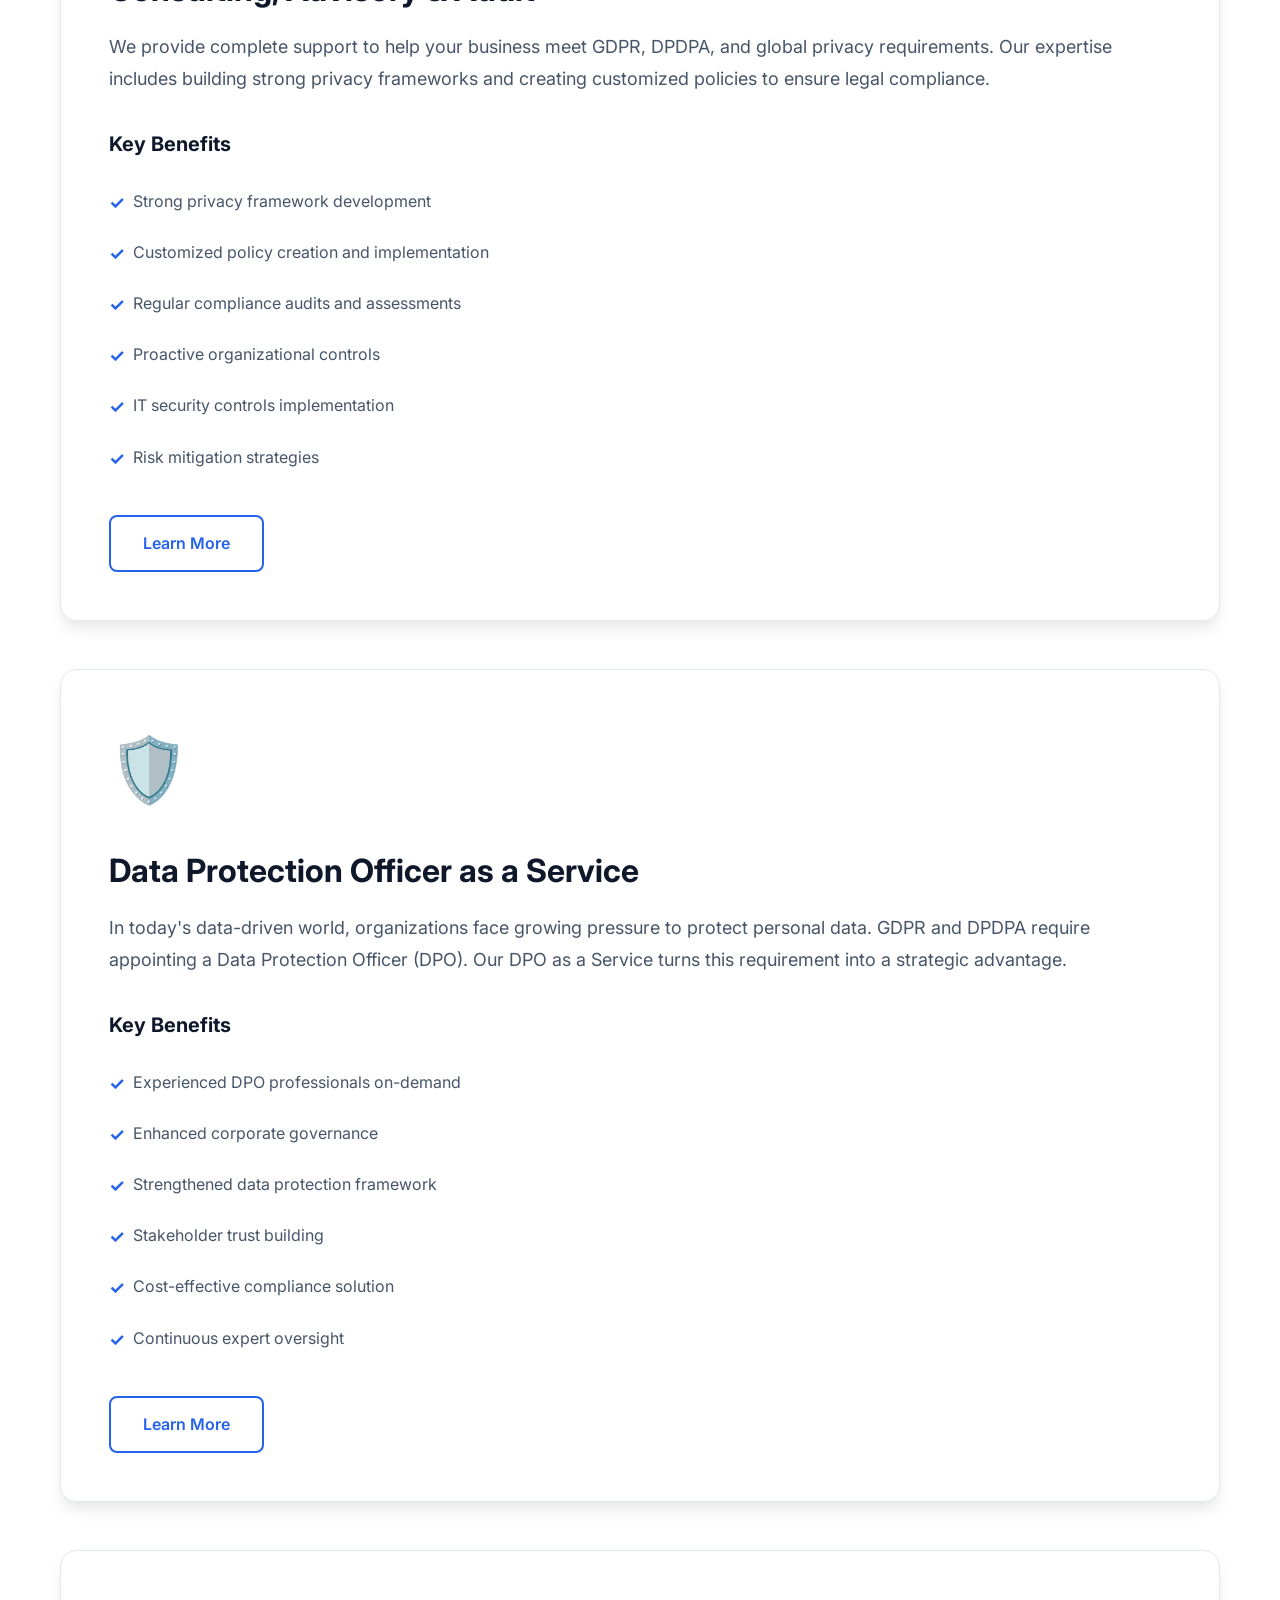
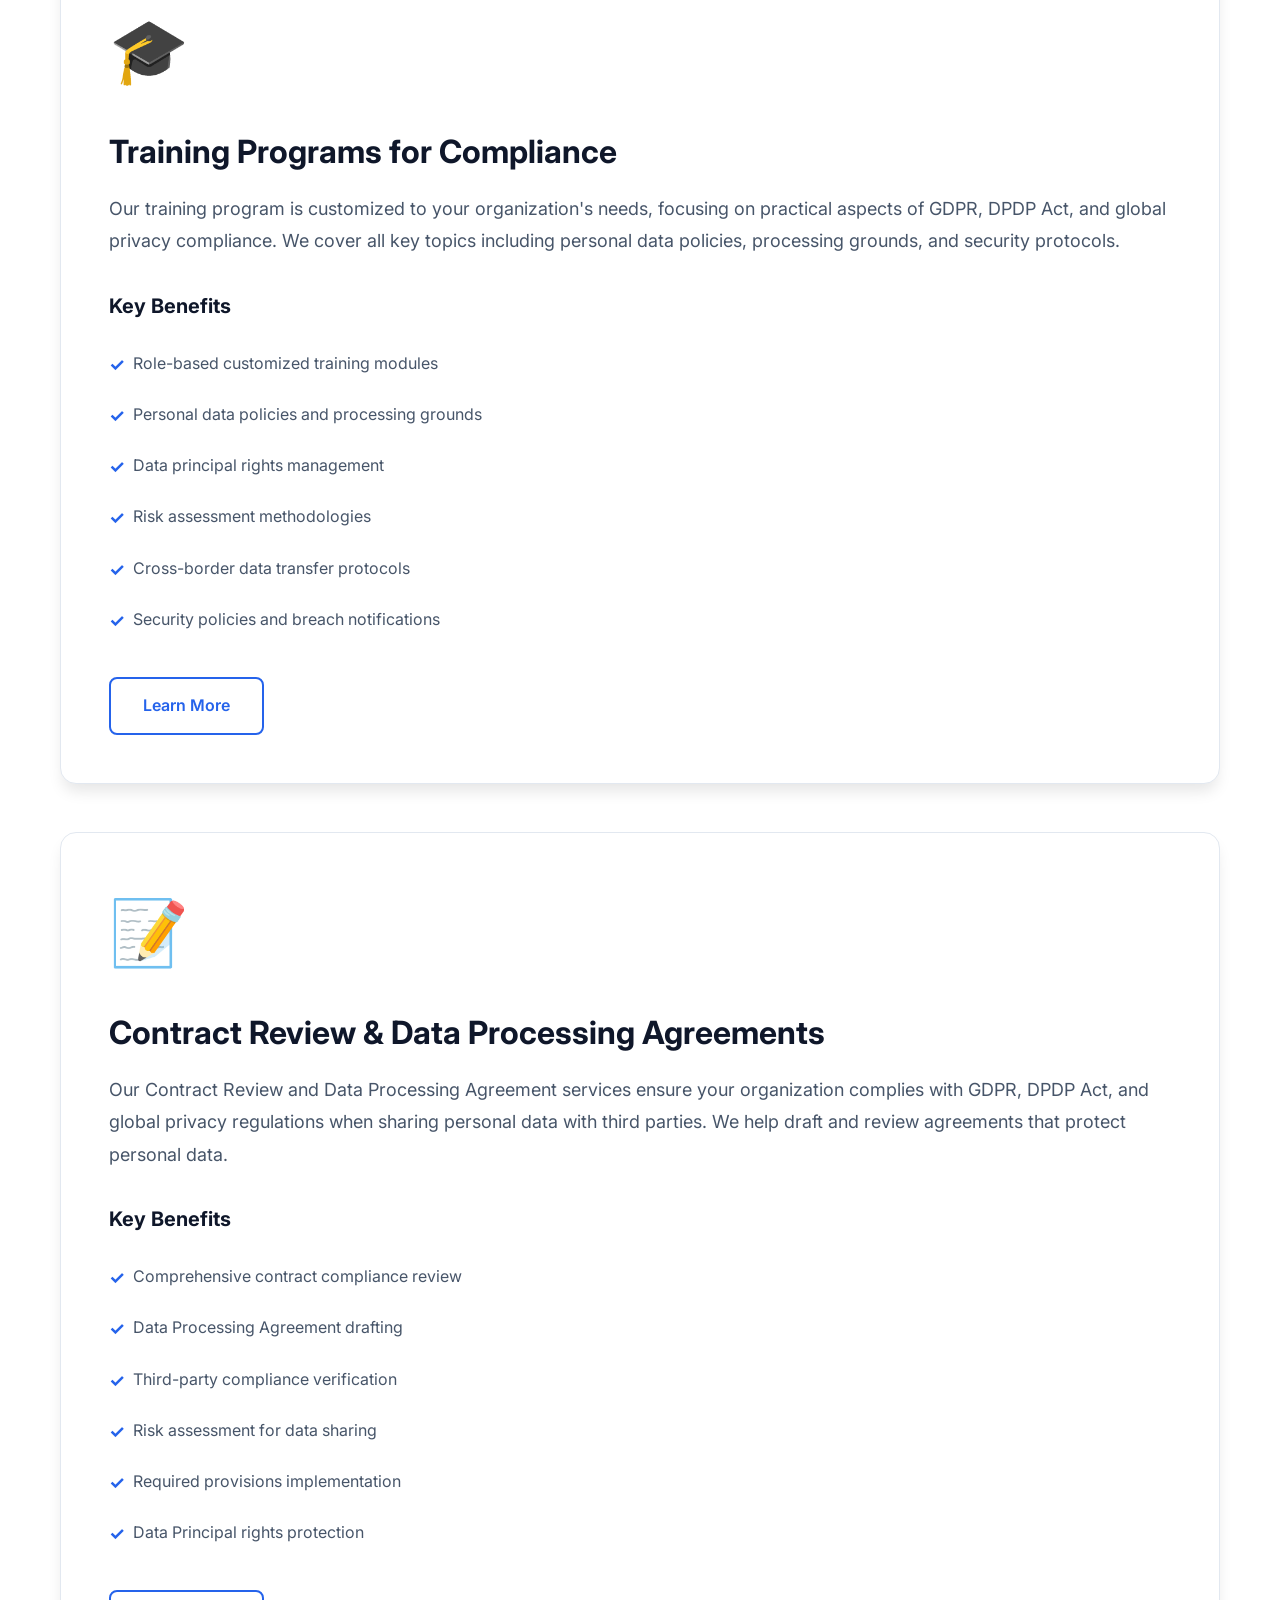
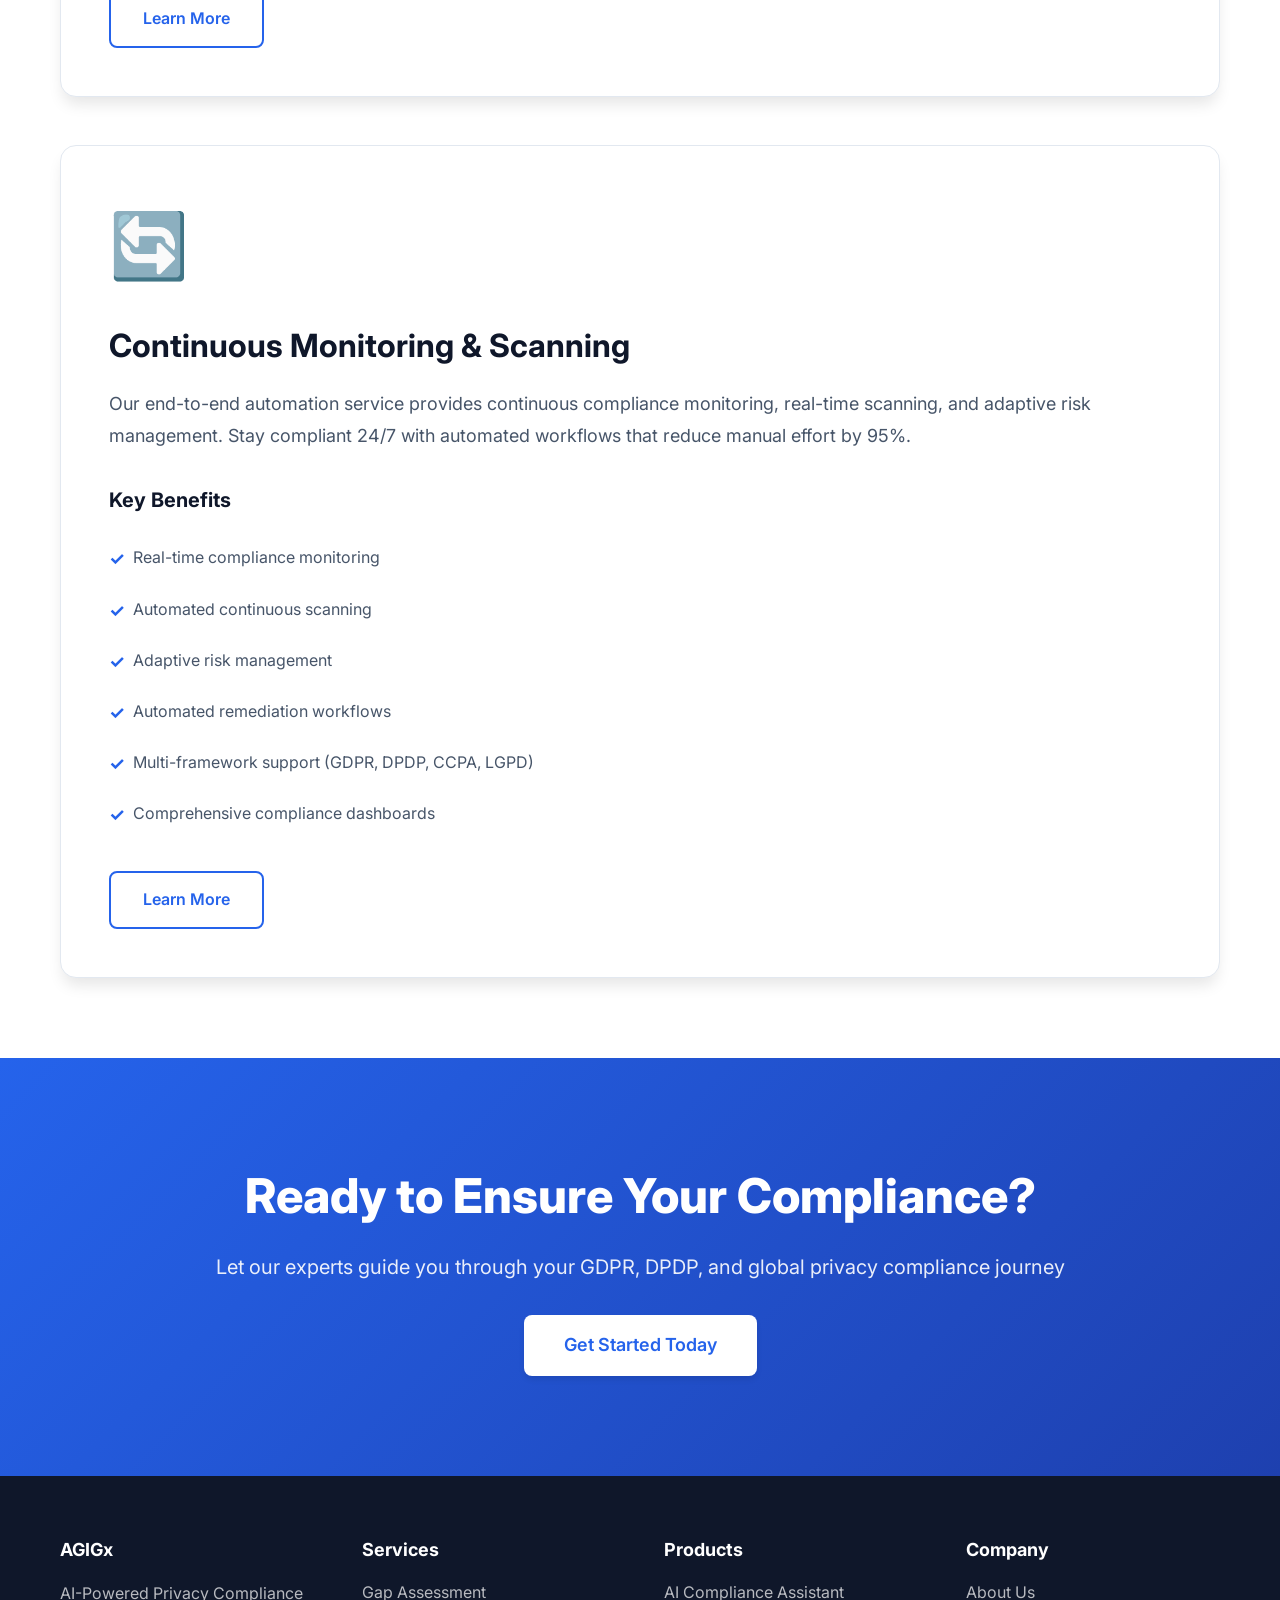
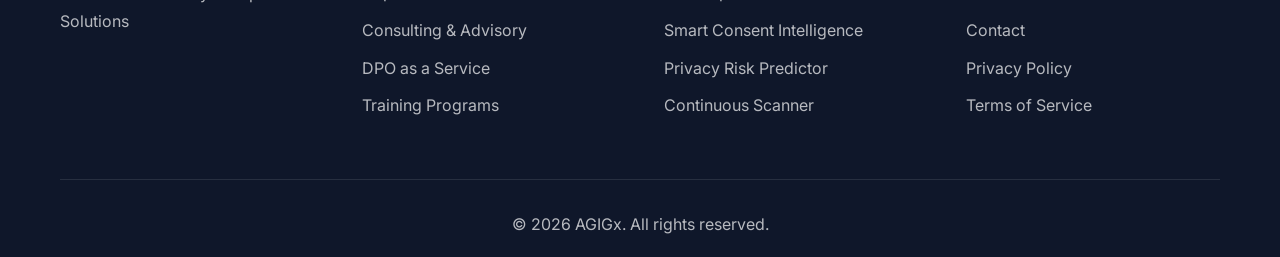
<file: services.html>
<!DOCTYPE html>
<html lang="en">
<head>
    <meta charset="UTF-8">
    <meta name="viewport" content="width=device-width, initial-scale=1.0">
    <title>Services - AGIGx</title>
    <meta name="description" content="Expert consulting services for GDPR, DPDP, and privacy compliance. Comprehensive solutions tailored to your needs.">
    <link rel="stylesheet" href="styles.css">
    <link rel="preconnect" href="https://fonts.googleapis.com">
    <link rel="preconnect" href="https://fonts.gstatic.com" crossorigin>
    <link href="https://fonts.googleapis.com/css2?family=Inter:wght@300;400;500;600;700;800&display=swap" rel="stylesheet">
</head>
<body>
    <!-- Navigation -->
    <nav class="navbar">
        <div class="container">
            <div class="nav-wrapper">
                <div class="logo">
                    <a href="index.html"><img src="assets/logo.png" alt="AGIGx Logo"></a>
                </div>
                <ul class="nav-menu">
                    <li><a href="services.html">Services</a></li>
                    <li><a href="products.html">Products</a></li>
                    <li><a href="index.html#solutions">Solutions</a></li>
                    <li><a href="index.html#about">About</a></li>
                    <li><a href="contact.html" class="btn btn-primary">Get Started</a></li>
                </ul>
                <div class="hamburger">
                    <span></span>
                    <span></span>
                    <span></span>
                </div>
            </div>
        </div>
    </nav>

    <!-- Services Hero Section -->
    <section class="page-hero">
        <div class="container">
            <h1 class="page-title">Expert Consulting Services</h1>
            <p class="page-subtitle">Helping businesses navigate data privacy and compliance with ease through comprehensive, tailored solutions</p>
        </div>
    </section>

    <!-- Services Detail Section -->
    <section class="services-detail">
        <div class="container">
            <div class="service-detail-grid">
                <div class="service-detail-card">
                    <div class="service-detail-icon">📊</div>
                    <h2 class="service-detail-title">Gap Assessment Review</h2>
                    <p class="service-detail-description">
                        The Digital Personal Data Protection Act (DPDPA), GDPR, and global privacy regulations require organizations to be well-prepared. Our Gap Assessment Review offers a detailed evaluation and expert guidance to help your business meet compliance requirements with minimal disruption.
                    </p>
                    <div class="service-benefits">
                        <h3 class="benefits-title">Key Benefits</h3>
                        <ul class="benefits-list">
                            <li>Comprehensive evaluation of current compliance status</li>
                            <li>Identification of gaps and vulnerabilities</li>
                            <li>Prioritized action plan with timelines</li>
                            <li>Expert recommendations tailored to your business</li>
                            <li>Minimal disruption to ongoing operations</li>
                            <li>Clear roadmap to GDPR, DPDP, and global compliance</li>
                        </ul>
                    </div>
                    <a href="contact.html" class="btn btn-secondary">Learn More</a>
                </div>

                <div class="service-detail-card">
                    <div class="service-detail-icon">💼</div>
                    <h2 class="service-detail-title">Consulting, Advisory & Audit</h2>
                    <p class="service-detail-description">
                        We provide complete support to help your business meet GDPR, DPDPA, and global privacy requirements. Our expertise includes building strong privacy frameworks and creating customized policies to ensure legal compliance.
                    </p>
                    <div class="service-benefits">
                        <h3 class="benefits-title">Key Benefits</h3>
                        <ul class="benefits-list">
                            <li>Strong privacy framework development</li>
                            <li>Customized policy creation and implementation</li>
                            <li>Regular compliance audits and assessments</li>
                            <li>Proactive organizational controls</li>
                            <li>IT security controls implementation</li>
                            <li>Risk mitigation strategies</li>
                        </ul>
                    </div>
                    <a href="contact.html" class="btn btn-secondary">Learn More</a>
                </div>

                <div class="service-detail-card">
                    <div class="service-detail-icon">🛡️</div>
                    <h2 class="service-detail-title">Data Protection Officer as a Service</h2>
                    <p class="service-detail-description">
                        In today's data-driven world, organizations face growing pressure to protect personal data. GDPR and DPDPA require appointing a Data Protection Officer (DPO). Our DPO as a Service turns this requirement into a strategic advantage.
                    </p>
                    <div class="service-benefits">
                        <h3 class="benefits-title">Key Benefits</h3>
                        <ul class="benefits-list">
                            <li>Experienced DPO professionals on-demand</li>
                            <li>Enhanced corporate governance</li>
                            <li>Strengthened data protection framework</li>
                            <li>Stakeholder trust building</li>
                            <li>Cost-effective compliance solution</li>
                            <li>Continuous expert oversight</li>
                        </ul>
                    </div>
                    <a href="contact.html" class="btn btn-secondary">Learn More</a>
                </div>

                <div class="service-detail-card">
                    <div class="service-detail-icon">🎓</div>
                    <h2 class="service-detail-title">Training Programs for Compliance</h2>
                    <p class="service-detail-description">
                        Our training program is customized to your organization's needs, focusing on practical aspects of GDPR, DPDP Act, and global privacy compliance. We cover all key topics including personal data policies, processing grounds, and security protocols.
                    </p>
                    <div class="service-benefits">
                        <h3 class="benefits-title">Key Benefits</h3>
                        <ul class="benefits-list">
                            <li>Role-based customized training modules</li>
                            <li>Personal data policies and processing grounds</li>
                            <li>Data principal rights management</li>
                            <li>Risk assessment methodologies</li>
                            <li>Cross-border data transfer protocols</li>
                            <li>Security policies and breach notifications</li>
                        </ul>
                    </div>
                    <a href="contact.html" class="btn btn-secondary">Learn More</a>
                </div>

                <div class="service-detail-card">
                    <div class="service-detail-icon">📝</div>
                    <h2 class="service-detail-title">Contract Review & Data Processing Agreements</h2>
                    <p class="service-detail-description">
                        Our Contract Review and Data Processing Agreement services ensure your organization complies with GDPR, DPDP Act, and global privacy regulations when sharing personal data with third parties. We help draft and review agreements that protect personal data.
                    </p>
                    <div class="service-benefits">
                        <h3 class="benefits-title">Key Benefits</h3>
                        <ul class="benefits-list">
                            <li>Comprehensive contract compliance review</li>
                            <li>Data Processing Agreement drafting</li>
                            <li>Third-party compliance verification</li>
                            <li>Risk assessment for data sharing</li>
                            <li>Required provisions implementation</li>
                            <li>Data Principal rights protection</li>
                        </ul>
                    </div>
                    <a href="contact.html" class="btn btn-secondary">Learn More</a>
                </div>

                <div class="service-detail-card">
                    <div class="service-detail-icon">🔄</div>
                    <h2 class="service-detail-title">Continuous Monitoring & Scanning</h2>
                    <p class="service-detail-description">
                        Our end-to-end automation service provides continuous compliance monitoring, real-time scanning, and adaptive risk management. Stay compliant 24/7 with automated workflows that reduce manual effort by 95%.
                    </p>
                    <div class="service-benefits">
                        <h3 class="benefits-title">Key Benefits</h3>
                        <ul class="benefits-list">
                            <li>Real-time compliance monitoring</li>
                            <li>Automated continuous scanning</li>
                            <li>Adaptive risk management</li>
                            <li>Automated remediation workflows</li>
                            <li>Multi-framework support (GDPR, DPDP, CCPA, LGPD)</li>
                            <li>Comprehensive compliance dashboards</li>
                        </ul>
                    </div>
                    <a href="contact.html" class="btn btn-secondary">Learn More</a>
                </div>
            </div>
        </div>
    </section>

    <!-- CTA Section -->
    <section class="cta-section">
        <div class="container">
            <div class="cta-content">
                <h2 class="cta-title">Ready to Ensure Your Compliance?</h2>
                <p class="cta-description">Let our experts guide you through your GDPR, DPDP, and global privacy compliance journey</p>
                <div class="cta-buttons">
                    <a href="contact.html" class="btn btn-primary btn-large">Get Started Today</a>
                </div>
            </div>
        </div>
    </section>

    <!-- Footer -->
    <footer class="footer">
        <div class="container">
            <div class="footer-content">
                <div class="footer-section">
                    <h4 class="footer-title">AGIGx</h4>
                    <p class="footer-description">AI-Powered Privacy Compliance Solutions</p>
                </div>
                <div class="footer-section">
                    <h4 class="footer-title">Services</h4>
                    <ul class="footer-links">
                        <li><a href="services.html">Gap Assessment</a></li>
                        <li><a href="services.html">Consulting & Advisory</a></li>
                        <li><a href="services.html">DPO as a Service</a></li>
                        <li><a href="services.html">Training Programs</a></li>
                    </ul>
                </div>
                <div class="footer-section">
                    <h4 class="footer-title">Products</h4>
                    <ul class="footer-links">
                        <li><a href="products.html">AI Compliance Assistant</a></li>
                        <li><a href="products.html">Smart Consent Intelligence</a></li>
                        <li><a href="products.html">Privacy Risk Predictor</a></li>
                        <li><a href="products.html">Continuous Scanner</a></li>
                    </ul>
                </div>
                <div class="footer-section">
                    <h4 class="footer-title">Company</h4>
                    <ul class="footer-links">
                        <li><a href="index.html#about">About Us</a></li>
                        <li><a href="contact.html">Contact</a></li>
                        <li><a href="#">Privacy Policy</a></li>
                        <li><a href="#">Terms of Service</a></li>
                    </ul>
                </div>
            </div>
            <div class="footer-bottom">
                <p>&copy; 2026 AGIGx. All rights reserved.</p>
            </div>
        </div>
    </footer>

    <script src="script.js"></script>
</body>
</html>
</file>
<file: styles.css>
/* Reset and Base Styles */
* {
  margin: 0;
  padding: 0;
  box-sizing: border-box;
}

:root {
  --primary-color: #2563eb;
  --primary-dark: #1e40af;
  --secondary-color: #3b82f6;
  --accent-color: #f97316;
  --text-primary: #0f172a;
  --text-secondary: #475569;
  --text-light: #94a3b8;
  --bg-primary: #ffffff;
  --bg-secondary: #f8fafc;
  --bg-dark: #0f172a;
  --border-color: #e2e8f0;
  --gradient-1: linear-gradient(135deg, #2563eb 0%, #3b82f6 100%);
  --gradient-2: linear-gradient(135deg, #1e40af 0%, #2563eb 100%);
  --gradient-3: linear-gradient(135deg, #3b82f6 0%, #60a5fa 100%);
  --shadow-sm: 0 1px 2px 0 rgba(0, 0, 0, 0.05);
  --shadow-md: 0 4px 6px -1px rgba(0, 0, 0, 0.1);
  --shadow-lg: 0 10px 15px -3px rgba(0, 0, 0, 0.1);
  --shadow-xl: 0 20px 25px -5px rgba(0, 0, 0, 0.1);
}

body {
  font-family:
    "Inter",
    -apple-system,
    BlinkMacSystemFont,
    "Segoe UI",
    Roboto,
    sans-serif;
  color: var(--text-primary);
  line-height: 1.6;
  overflow-x: hidden;
}

.container {
  max-width: 1200px;
  margin: 0 auto;
  padding: 0 20px;
}

/* Navigation */
.navbar {
  position: fixed;
  top: 0;
  left: 0;
  right: 0;
  background: rgba(255, 255, 255, 0.98);
  backdrop-filter: blur(10px);
  border-bottom: 1px solid var(--border-color);
  z-index: 1000;
  padding: 1rem 0;
  box-shadow: 0 1px 3px 0 rgba(0, 0, 0, 0.05);
}

.nav-wrapper {
  display: flex;
  justify-content: space-between;
  align-items: center;
}

.logo a {
  display: flex;
  align-items: center;
  text-decoration: none;
  height: 50px;
  transition: opacity 0.3s ease;
}

.logo a:hover {
  opacity: 0.9;
}

.logo img {
  height: 85px;
  width: auto;
  object-fit: contain;
  max-width: 180px;
}

.nav-menu {
  display: flex;
  list-style: none;
  gap: 2rem;
  align-items: center;
}

.nav-menu a {
  color: var(--text-primary);
  text-decoration: none;
  font-weight: 500;
  transition: color 0.3s ease;
}

.nav-menu a:hover {
  color: var(--primary-color);
}

.nav-menu .btn {
  padding: 0.625rem 1.5rem;
  font-size: 0.9375rem;
  white-space: nowrap;
}

.nav-menu .btn:hover {
  color: white;
}

.hamburger {
  display: none;
  flex-direction: column;
  cursor: pointer;
  gap: 4px;
}

.hamburger span {
  width: 25px;
  height: 3px;
  background: var(--text-primary);
  transition: all 0.3s ease;
}

/* Hero Section */
.hero {
  position: relative;
  padding: 150px 0 100px;
  background: linear-gradient(180deg, #ffffff 0%, #f8fafc 100%);
  overflow: hidden;
  min-height: 90vh;
  display: flex;
  align-items: center;
}

.hero-background {
  position: absolute;
  top: 0;
  left: 0;
  right: 0;
  bottom: 0;
  z-index: 0;
  overflow: hidden;
}

.gradient-orb {
  position: absolute;
  border-radius: 50%;
  filter: blur(80px);
  opacity: 0.3;
  animation: float 20s infinite ease-in-out;
}

.orb-1 {
  width: 500px;
  height: 500px;
  background: var(--gradient-1);
  top: -200px;
  right: -200px;
  animation-delay: 0s;
}

.orb-2 {
  width: 400px;
  height: 400px;
  background: var(--gradient-2);
  bottom: -150px;
  left: -150px;
  animation-delay: 5s;
}

.orb-3 {
  width: 300px;
  height: 300px;
  background: var(--gradient-3);
  top: 50%;
  left: 50%;
  transform: translate(-50%, -50%);
  animation-delay: 10s;
}

@keyframes float {
  0%,
  100% {
    transform: translate(0, 0) scale(1);
  }
  33% {
    transform: translate(30px, -30px) scale(1.1);
  }
  66% {
    transform: translate(-20px, 20px) scale(0.9);
  }
}

.hero-content {
  position: relative;
  z-index: 1;
  text-align: center;
  max-width: 900px;
  margin: 0 auto;
}

.hero-badge {
  display: inline-block;
  padding: 0.5rem 1.5rem;
  background: rgba(37, 99, 235, 0.1);
  border: 1px solid rgba(37, 99, 235, 0.2);
  border-radius: 50px;
  color: var(--primary-color);
  font-size: 0.875rem;
  font-weight: 600;
  margin-bottom: 2rem;
}

.hero-title {
  font-size: 3.5rem;
  font-weight: 800;
  line-height: 1.2;
  margin-bottom: 1.5rem;
  color: var(--text-primary);
}

.gradient-text {
  color: var(--primary-color);
}

.hero-description {
  font-size: 1.25rem;
  color: var(--text-secondary);
  margin-bottom: 3rem;
  line-height: 1.8;
}

.hero-stats {
  display: grid;
  grid-template-columns: repeat(4, 1fr);
  gap: 2rem;
  margin-bottom: 3rem;
  padding: 2rem 0;
}

.stat-item {
  text-align: center;
}

.stat-number {
  font-size: 2.5rem;
  font-weight: 800;
  color: var(--primary-color);
  margin-bottom: 0.5rem;
}

.stat-label {
  font-size: 0.875rem;
  color: var(--text-secondary);
  font-weight: 500;
}

.hero-cta {
  display: flex;
  gap: 1rem;
  justify-content: center;
  flex-wrap: wrap;
}

/* Buttons */
.btn {
  display: inline-block;
  padding: 0.875rem 2rem;
  border-radius: 8px;
  font-weight: 600;
  text-decoration: none;
  transition: all 0.3s ease;
  border: none;
  cursor: pointer;
  font-size: 1rem;
}

.btn-primary {
  background: var(--primary-color);
  color: white;
  box-shadow: var(--shadow-md);
}

.btn-primary:hover {
  background: var(--primary-dark);
  transform: translateY(-2px);
  box-shadow: var(--shadow-lg);
}

.btn-secondary {
  background: white;
  color: var(--primary-color);
  border: 2px solid var(--primary-color);
}

.btn-secondary:hover {
  background: var(--primary-color);
  color: white;
}

.btn-large {
  padding: 1rem 2.5rem;
  font-size: 1.125rem;
}

/* Sections */
section {
  padding: 80px 0;
}

.section-header {
  text-align: center;
  max-width: 800px;
  margin: 0 auto 4rem;
}

.section-title {
  font-size: 2.5rem;
  font-weight: 800;
  margin-bottom: 1rem;
  color: var(--text-primary);
}

.section-subtitle {
  font-size: 1.5rem;
  font-weight: 600;
  color: var(--text-primary);
  margin-bottom: 0.5rem;
}

.section-description {
  font-size: 1.125rem;
  color: var(--text-secondary);
  line-height: 1.8;
}

/* Services Section */
.services {
  background: var(--bg-primary);
}

.services-grid {
  display: grid;
  grid-template-columns: repeat(auto-fit, minmax(300px, 1fr));
  gap: 2rem;
  margin-bottom: 3rem;
}

.service-card {
  padding: 2rem;
  background: white;
  border-radius: 12px;
  border: 4px solid var(--border-color);
  transition: all 0.3s ease;
}

.service-card:hover {
  transform: translateY(-5px);
  box-shadow: var(--shadow-xl);
  border-color: var(--primary-color);
}

.service-icon {
  font-size: 3rem;
  margin-bottom: 1rem;
}

.service-title {
  font-size: 1.5rem;
  font-weight: 700;
  margin-bottom: 1rem;
  color: var(--text-primary);
}

.service-description {
  position: absolute;
  top: 0;
  right: 0;
  bottom: 0;
  left: 0;
  display: flex;
  align-items: center;
  justify-content: center;
  text-align: center;
  padding: 5rem;
  background: transparent;
  color: var(--text-primary);
  opacity: 0;
  transform: translateY(20px);
  transition: all 2s ease;
}
.service-card:hover .service-description {
  opacity: 3;
  transform: translateY(0);
}
.service-main {
  transition: 1s ease;
}

.service-card:hover .service-main {
  opacity: 0;
}

.services-cta {
  text-align: center;
}

/* Industries Section */
.industries {
  background: var(--bg-primary);
  padding: 80px 0;
}

.industries-grid {
  display: grid;
  grid-template-columns: repeat(auto-fit, minmax(300px, 1fr));
  gap: 2rem;
  margin-top: 3rem;
}

.industry-card {
  padding: 2rem;
  background: white;
  border-radius: 12px;
  border: 1px solid var(--border-color);
  transition: all 0.3s ease;
}

.industry-card:hover {
  transform: translateY(-5px);
  box-shadow: var(--shadow-lg);
  border-color: var(--primary-color);
}

.industry-title {
  font-size: 1.5rem;
  font-weight: 700;
  margin-bottom: 1rem;
  color: var(--primary-color);
}

.industry-description {
  color: var(--text-secondary);
  line-height: 1.7;
}

/* Products Section */
.products {
  background: var(--bg-secondary);
}

.products-grid {
  display: grid;
  grid-template-columns: repeat(auto-fit, minmax(320px, 1fr));
  gap: 2rem;
  margin-bottom: 3rem;
}

.product-card {
  padding: 2.5rem;
  background: white;
  border-radius: 16px;
  border: 1px solid var(--border-color);
  transition: all 0.3s ease;
  position: relative;
}

.product-card.featured {
  background: linear-gradient(135deg, #2563eb 0%, #1e40af 100%);
  color: white;
  border: none;
}

.product-card.featured .product-title,
.product-card.featured .product-subtitle,
.product-card.featured .product-description {
  color: white;
}

.product-card:hover {
  transform: translateY(-8px);
  box-shadow: var(--shadow-xl);
}

.product-badge {
  position: absolute;
  top: 1rem;
  right: 1rem;
  padding: 0.25rem 0.75rem;
  background: rgba(255, 255, 255, 0.2);
  border-radius: 20px;
  font-size: 0.75rem;
  font-weight: 600;
}

.product-icon {
  font-size: 3rem;
  margin-bottom: 1rem;
}

.product-title {
  font-size: 1.5rem;
  font-weight: 700;
  margin-bottom: 0.5rem;
  color: var(--text-primary);
}

.product-subtitle {
  font-size: 1rem;
  font-weight: 600;
  color: var(--primary-color);
  margin-bottom: 1rem;
}

.product-description {
  color: var(--text-secondary);
  line-height: 1.7;
  margin-bottom: 1rem;
}

.product-features {
  list-style: none;
  margin-top: 1.5rem;
}

.product-features li {
  padding: 0.5rem 0;
  color: rgba(255, 255, 255, 0.9);
  padding-left: 1.5rem;
  position: relative;
}

.product-features li::before {
  content: "✓";
  position: absolute;
  left: 0;
  font-weight: bold;
}

.products-cta {
  text-align: center;
}

/* AI Consultation Section */
.ai-consultation {
  background: var(--bg-primary);
  padding: 100px 0;
}

.consultation-wrapper {
  display: grid;
  grid-template-columns: 1fr 1fr;
  gap: 4rem;
  align-items: center;
}

.consultation-features {
  margin: 2rem 0;
}

.feature-item {
  display: flex;
  align-items: center;
  gap: 1rem;
  margin-bottom: 1.5rem;
}

.feature-icon {
  font-size: 1.5rem;
  width: 40px;
  height: 40px;
  display: flex;
  align-items: center;
  justify-content: center;
  background: rgba(99, 102, 241, 0.1);
  border-radius: 8px;
}

.feature-text {
  color: var(--text-secondary);
  font-weight: 500;
}

.consultation-demo {
  background: white;
  border-radius: 16px;
  box-shadow: var(--shadow-xl);
  overflow: hidden;
}

.demo-chat {
  padding: 1.5rem;
}

.chat-header {
  padding-bottom: 1rem;
  border-bottom: 1px solid var(--border-color);
  margin-bottom: 1rem;
}

.chat-title {
  font-weight: 700;
  color: var(--text-primary);
  margin-bottom: 0.25rem;
}

.chat-status {
  font-size: 0.875rem;
  color: var(--text-secondary);
}

.chat-messages {
  display: flex;
  flex-direction: column;
  gap: 1rem;
  min-height: 300px;
}

.message {
  padding: 1rem;
  border-radius: 12px;
  max-width: 80%;
}

.message.user {
  background: var(--bg-secondary);
  align-self: flex-end;
}

.message.ai {
  background: rgba(99, 102, 241, 0.1);
  align-self: flex-start;
}

.message-text {
  color: var(--text-primary);
  line-height: 1.6;
}

.demo-footer {
  padding: 1rem 1.5rem;
  background: var(--bg-secondary);
  font-size: 0.875rem;
  color: var(--text-secondary);
  text-align: center;
}

/* Continuous Scanning Section */
.continuous-scanning {
  background: var(--bg-secondary);
}

.scanning-features {
  display: grid;
  grid-template-columns: repeat(2, 1fr);
  gap: 2rem;
}

.feature-card {
  display: flex;
  gap: 2rem;
  padding: 2rem;
  background: white;
  border-radius: 16px;
  border: 1px solid var(--border-color);
  transition: all 0.3s ease;
}

.feature-card:hover {
  transform: translateY(-5px);
  box-shadow: var(--shadow-xl);
}

.feature-number {
  font-size: 3rem;
  font-weight: 800;
  color: var(--primary-color);
  line-height: 1;
}

.feature-content {
  flex: 1;
}

.feature-title {
  font-size: 1.5rem;
  font-weight: 700;
  margin-bottom: 1rem;
  color: var(--text-primary);
}

.feature-description {
  color: var(--text-secondary);
  margin-bottom: 1rem;
  line-height: 1.7;
}

.feature-list {
  list-style: none;
}

.feature-list li {
  padding: 0.5rem 0;
  color: var(--text-secondary);
  padding-left: 1.5rem;
  position: relative;
}

.feature-list li::before {
  content: "•";
  position: absolute;
  left: 0;
  color: var(--primary-color);
  font-weight: bold;
}

/* Solutions 360 Section */
.solutions-360 {
  background: var(--bg-primary);
}

.solutions-grid {
  display: grid;
  grid-template-columns: repeat(5, 1fr);
  gap: 1.5rem;
  margin-bottom: 3rem;
}

.solution-item {
  padding: 1.5rem;
  background: var(--bg-secondary);
  border-radius: 12px;
  text-align: center;
  transition: all 0.3s ease;
}

.solution-item:hover {
  background: var(--gradient-1);
  color: white;
  transform: translateY(-5px);
}

.solution-icon {
  font-size: 2rem;
  margin-bottom: 0.5rem;
}

.solution-title {
  font-size: 0.875rem;
  font-weight: 600;
  color: var(--text-primary);
}

.solution-item:hover .solution-title {
  color: white;
}

.solutions-badge {
  text-align: center;
  padding: 2rem;
  background: linear-gradient(135deg, #2563eb 0%, #1e40af 100%);
  border-radius: 16px;
  color: white;
}

.badge-text {
  font-size: 4rem;
  font-weight: 800;
  display: block;
  line-height: 1;
}

.badge-label {
  font-size: 1.25rem;
  font-weight: 600;
  display: block;
  margin-top: 0.5rem;
}

/* Trusted By Section */
.trusted-by {
  background: var(--bg-secondary);
  padding: 60px 0;
}

.trusted-title {
  text-align: center;
  font-size: 1.25rem;
  font-weight: 600;
  color: var(--text-secondary);
  margin-bottom: 2rem;
}

.trusted-logos {
  display: grid;
  grid-template-columns: repeat(6, 1fr);
  gap: 2rem;
  align-items: center;
}

.logo-item {
  text-align: center;
  padding: 1rem;
  color: var(--text-light);
  font-weight: 600;
  font-size: 0.875rem;
  opacity: 0.7;
  transition: opacity 0.3s ease;
}

.logo-item:hover {
  opacity: 1;
  color: var(--primary-color);
}

/* CTA Section */
.cta-section {
  background: linear-gradient(135deg, #2563eb 0%, #1e40af 100%);
  color: white;
  padding: 100px 0;
  text-align: center;
}

.cta-title {
  font-size: 3rem;
  font-weight: 800;
  margin-bottom: 1rem;
}

.cta-description {
  font-size: 1.25rem;
  margin-bottom: 2rem;
  opacity: 0.9;
}

.cta-buttons {
  display: flex;
  gap: 1rem;
  justify-content: center;
  flex-wrap: wrap;
}

.cta-section .btn-primary {
  background: white;
  color: var(--primary-color);
}

.cta-section .btn-secondary {
  background: transparent;
  color: white;
  border-color: white;
}

.cta-section .btn-secondary:hover {
  background: white;
  color: var(--primary-color);
}

/* Footer */
.footer {
  background: #0f172a;
  color: white;
  padding: 60px 0 20px;
}

.footer-content {
  display: grid;
  grid-template-columns: repeat(4, 1fr);
  gap: 3rem;
  margin-bottom: 3rem;
}

.footer-title {
  font-size: 1.125rem;
  font-weight: 700;
  margin-bottom: 1rem;
}

.footer-description {
  color: rgba(255, 255, 255, 0.7);
  line-height: 1.7;
}

.footer-links {
  list-style: none;
}

.footer-links li {
  margin-bottom: 0.75rem;
}

.footer-links a {
  color: rgba(255, 255, 255, 0.7);
  text-decoration: none;
  transition: color 0.3s ease;
}

.footer-links a:hover {
  color: white;
}

.footer-bottom {
  text-align: center;
  padding-top: 2rem;
  border-top: 1px solid rgba(255, 255, 255, 0.1);
  color: rgba(255, 255, 255, 0.7);
}

/* Responsive Design */
@media (max-width: 968px) {
  .nav-menu {
    position: fixed;
    left: -100%;
    top: 70px;
    flex-direction: column;
    background-color: white;
    width: 100%;
    text-align: center;
    transition: 0.3s;
    box-shadow: var(--shadow-lg);
    padding: 2rem 0;
  }

  .nav-menu.active {
    left: 0;
  }

  .hamburger {
    display: flex;
  }

  .hero-title {
    font-size: 2.5rem;
  }

  .hero-stats {
    grid-template-columns: repeat(2, 1fr);
  }

  .consultation-wrapper {
    grid-template-columns: 1fr;
  }

  .scanning-features {
    grid-template-columns: 1fr;
  }

  .solutions-grid {
    grid-template-columns: repeat(3, 1fr);
  }

  .trusted-logos {
    grid-template-columns: repeat(3, 1fr);
  }

  .footer-content {
    grid-template-columns: repeat(2, 1fr);
  }
}

@media (max-width: 640px) {
  .logo img {
    height: 40px;
    max-width: 140px;
  }

  .hero-title {
    font-size: 2rem;
  }

  .hero-stats {
    grid-template-columns: 1fr;
  }

  .section-title {
    font-size: 2rem;
  }

  .solutions-grid {
    grid-template-columns: repeat(2, 1fr);
  }

  .footer-content {
    grid-template-columns: 1fr;
  }

  .cta-title {
    font-size: 2rem;
  }
}

/* Page Hero Styles */
.page-hero {
  padding: 150px 0 80px;
  background: var(--bg-secondary);
  text-align: center;
}

.page-title {
  font-size: 3rem;
  font-weight: 800;
  margin-bottom: 1rem;
  color: var(--text-primary);
}

.page-subtitle {
  font-size: 1.25rem;
  color: var(--text-secondary);
  max-width: 800px;
  margin: 0 auto;
  line-height: 1.8;
}

/* Contact Page Styles */
.contact-section {
  padding: 80px 0;
  background: var(--bg-primary);
}

.contact-wrapper {
  display: grid;
  grid-template-columns: 1.2fr 1fr;
  gap: 4rem;
  max-width: 1200px;
  margin: 0 auto;
}

.contact-form-wrapper {
  background: white;
  padding: 2.5rem;
  border-radius: 16px;
  box-shadow: var(--shadow-lg);
}

.contact-form {
  margin-top: 2rem;
}

.form-group {
  margin-bottom: 1.5rem;
}

.form-group label {
  display: block;
  margin-bottom: 0.5rem;
  font-weight: 600;
  color: var(--text-primary);
}

.required {
  color: #ef4444;
}

.form-group input,
.form-group select,
.form-group textarea {
  width: 100%;
  padding: 0.875rem 1rem;
  border: 1px solid var(--border-color);
  border-radius: 8px;
  font-size: 1rem;
  font-family: inherit;
  transition: all 0.3s ease;
}

.form-group input:focus,
.form-group select:focus,
.form-group textarea:focus {
  outline: none;
  border-color: var(--primary-color);
  box-shadow: 0 0 0 3px rgba(99, 102, 241, 0.1);
}

.form-group textarea {
  resize: vertical;
  min-height: 120px;
}

.contact-info-wrapper {
  display: flex;
  flex-direction: column;
  gap: 2rem;
}

.contact-info {
  background: white;
  padding: 2rem;
  border-radius: 16px;
  box-shadow: var(--shadow-lg);
}

.info-item {
  display: flex;
  gap: 1rem;
  margin-bottom: 2rem;
}

.info-item:last-child {
  margin-bottom: 0;
}

.info-icon {
  font-size: 2rem;
  width: 50px;
  height: 50px;
  display: flex;
  align-items: center;
  justify-content: center;
  background: rgba(99, 102, 241, 0.1);
  border-radius: 12px;
  flex-shrink: 0;
}

.info-content {
  flex: 1;
}

.info-title {
  font-size: 1rem;
  font-weight: 600;
  color: var(--text-primary);
  margin-bottom: 0.5rem;
}

.info-link {
  color: var(--primary-color);
  text-decoration: none;
  font-weight: 500;
  transition: color 0.3s ease;
}

.info-link:hover {
  color: var(--primary-dark);
}

.info-text {
  color: var(--text-secondary);
  margin: 0;
}

.office-hours {
  background: white;
  padding: 2rem;
  border-radius: 16px;
  box-shadow: var(--shadow-lg);
}

.hours-title {
  font-size: 1.25rem;
  font-weight: 700;
  margin-bottom: 1.5rem;
  color: var(--text-primary);
}

.hours-list {
  display: flex;
  flex-direction: column;
  gap: 1rem;
}

.hours-item {
  display: flex;
  justify-content: space-between;
  padding: 1rem;
  background: var(--bg-secondary);
  border-radius: 8px;
}

.hours-day {
  font-weight: 600;
  color: var(--text-primary);
}

.hours-time {
  color: var(--text-secondary);
}

/* Services Detail Page Styles */
.services-detail {
  padding: 80px 0;
  background: var(--bg-primary);
}

.service-detail-grid {
  display: grid;
  grid-template-columns: 1fr;
  gap: 3rem;
}

.service-detail-card {
  background: white;
  padding: 3rem;
  border-radius: 16px;
  box-shadow: var(--shadow-lg);
  border: 1px solid var(--border-color);
  transition: all 0.3s ease;
}

.service-detail-card:hover {
  transform: translateY(-5px);
  box-shadow: var(--shadow-xl);
}

.service-detail-icon {
  font-size: 4rem;
  margin-bottom: 1.5rem;
}

.service-detail-title {
  font-size: 2rem;
  font-weight: 700;
  margin-bottom: 1rem;
  color: var(--text-primary);
}

.service-detail-description {
  font-size: 1.125rem;
  color: var(--text-secondary);
  line-height: 1.8;
  margin-bottom: 2rem;
}

.service-benefits {
  margin: 2rem 0;
}

.benefits-title {
  font-size: 1.25rem;
  font-weight: 700;
  margin-bottom: 1rem;
  color: var(--text-primary);
}

.benefits-list {
  list-style: none;
  margin-left: 0;
}

.benefits-list li {
  padding: 0.75rem 0;
  padding-left: 1.5rem;
  color: var(--text-secondary);
  position: relative;
  line-height: 1.7;
}

.benefits-list li::before {
  content: "✓";
  position: absolute;
  left: 0;
  color: var(--primary-color);
  font-weight: bold;
  font-size: 1.125rem;
}

/* Products Detail Page Styles */
.products-detail {
  padding: 80px 0;
  background: var(--bg-primary);
}

.product-detail-list {
  display: flex;
  flex-direction: column;
  gap: 4rem;
}

.product-detail-item {
  display: grid;
  grid-template-columns: 1fr 1fr;
  gap: 4rem;
  align-items: center;
  padding: 3rem 0;
}

.product-detail-item.reverse {
  direction: rtl;
}

.product-detail-item.reverse > * {
  direction: ltr;
}

.product-detail-content {
  padding: 2rem;
}

.product-number {
  display: inline-block;
  padding: 0.5rem 1rem;
  background: rgba(99, 102, 241, 0.1);
  color: var(--primary-color);
  border-radius: 8px;
  font-weight: 600;
  font-size: 0.875rem;
  margin-bottom: 1rem;
}

.product-detail-title {
  font-size: 2.5rem;
  font-weight: 800;
  margin-bottom: 0.5rem;
  color: var(--text-primary);
}

.product-detail-subtitle {
  font-size: 1.5rem;
  font-weight: 600;
  color: var(--primary-color);
  margin-bottom: 1.5rem;
}

.product-detail-description {
  font-size: 1.125rem;
  color: var(--text-secondary);
  line-height: 1.8;
  margin-bottom: 2rem;
}

.product-features-section,
.product-use-cases {
  margin: 2rem 0;
}

.features-title,
.use-cases-title {
  font-size: 1.25rem;
  font-weight: 700;
  margin-bottom: 1rem;
  color: var(--text-primary);
}

.product-features-list,
.use-cases-list {
  list-style: none;
  margin-left: 0;
}

.product-features-list li,
.use-cases-list li {
  padding: 0.75rem 0;
  padding-left: 1.5rem;
  color: var(--text-secondary);
  position: relative;
  line-height: 1.7;
}

.product-features-list li::before,
.use-cases-list li::before {
  content: "•";
  position: absolute;
  left: 0;
  color: var(--primary-color);
  font-weight: bold;
  font-size: 1.5rem;
  line-height: 1;
}

.product-detail-visual {
  display: flex;
  align-items: center;
  justify-content: center;
  padding: 2rem;
}

.product-visual-placeholder {
  width: 100%;
  max-width: 500px;
  aspect-ratio: 4/3;
  background: var(--bg-secondary);
  border-radius: 16px;
  display: flex;
  flex-direction: column;
  align-items: center;
  justify-content: center;
  border: 2px dashed var(--border-color);
}

.visual-icon {
  font-size: 4rem;
  margin-bottom: 1rem;
}

.product-visual-placeholder p {
  color: var(--text-secondary);
  font-weight: 500;
}
/* Navbar Compliance Audit button — paste into styles.css */
.btn-audit {
  display: inline-flex;
  align-items: center;
  gap: 0.5rem;
  background: transparent;
  border: 1.5px solid rgba(46, 125, 212, 0.5);
  color: #2e7dd4;
  font-family: inherit;
  font-size: 0.88rem;
  font-weight: 600;
  padding: 0.55rem 1.2rem;
  border-radius: 99px;
  cursor: pointer;
  transition: all 0.25s ease;
  white-space: nowrap;
}
.btn-audit:hover {
  background: rgba(46, 125, 212, 0.1);
  border-color: #2e7dd4;
}
.btn-audit-badge {
  background: #2e7dd4;
  color: #fff;
  font-size: 0.6rem;
  font-weight: 700;
  letter-spacing: 0.06em;
  text-transform: uppercase;
  padding: 0.15rem 0.45rem;
  border-radius: 99px;
}

/* Results page hidden by default */
#audit-results {
  display: none;
  min-height: 100vh;
  background: #f8fafd;
}
#audit-results.active {
  display: block;
}

/* Responsive Styles for New Pages */
@media (max-width: 968px) {
  .contact-wrapper {
    grid-template-columns: 1fr;
  }

  .product-detail-item {
    grid-template-columns: 1fr;
    gap: 2rem;
  }

  .product-detail-item.reverse {
    direction: ltr;
  }

  .product-detail-title {
    font-size: 2rem;
  }

  .page-title {
    font-size: 2.5rem;
  }
}

@media (max-width: 640px) {
  .page-title {
    font-size: 2rem;
  }

  .page-subtitle {
    font-size: 1.125rem;
  }

  .contact-form-wrapper,
  .contact-info,
  .office-hours {
    padding: 1.5rem;
  }

  .service-detail-card {
    padding: 2rem;
  }

  .product-detail-content {
    padding: 1rem;
  }

  .product-detail-title {
    font-size: 1.75rem;
  }

  .product-detail-subtitle {
    font-size: 1.25rem;
  }
}
</file>
